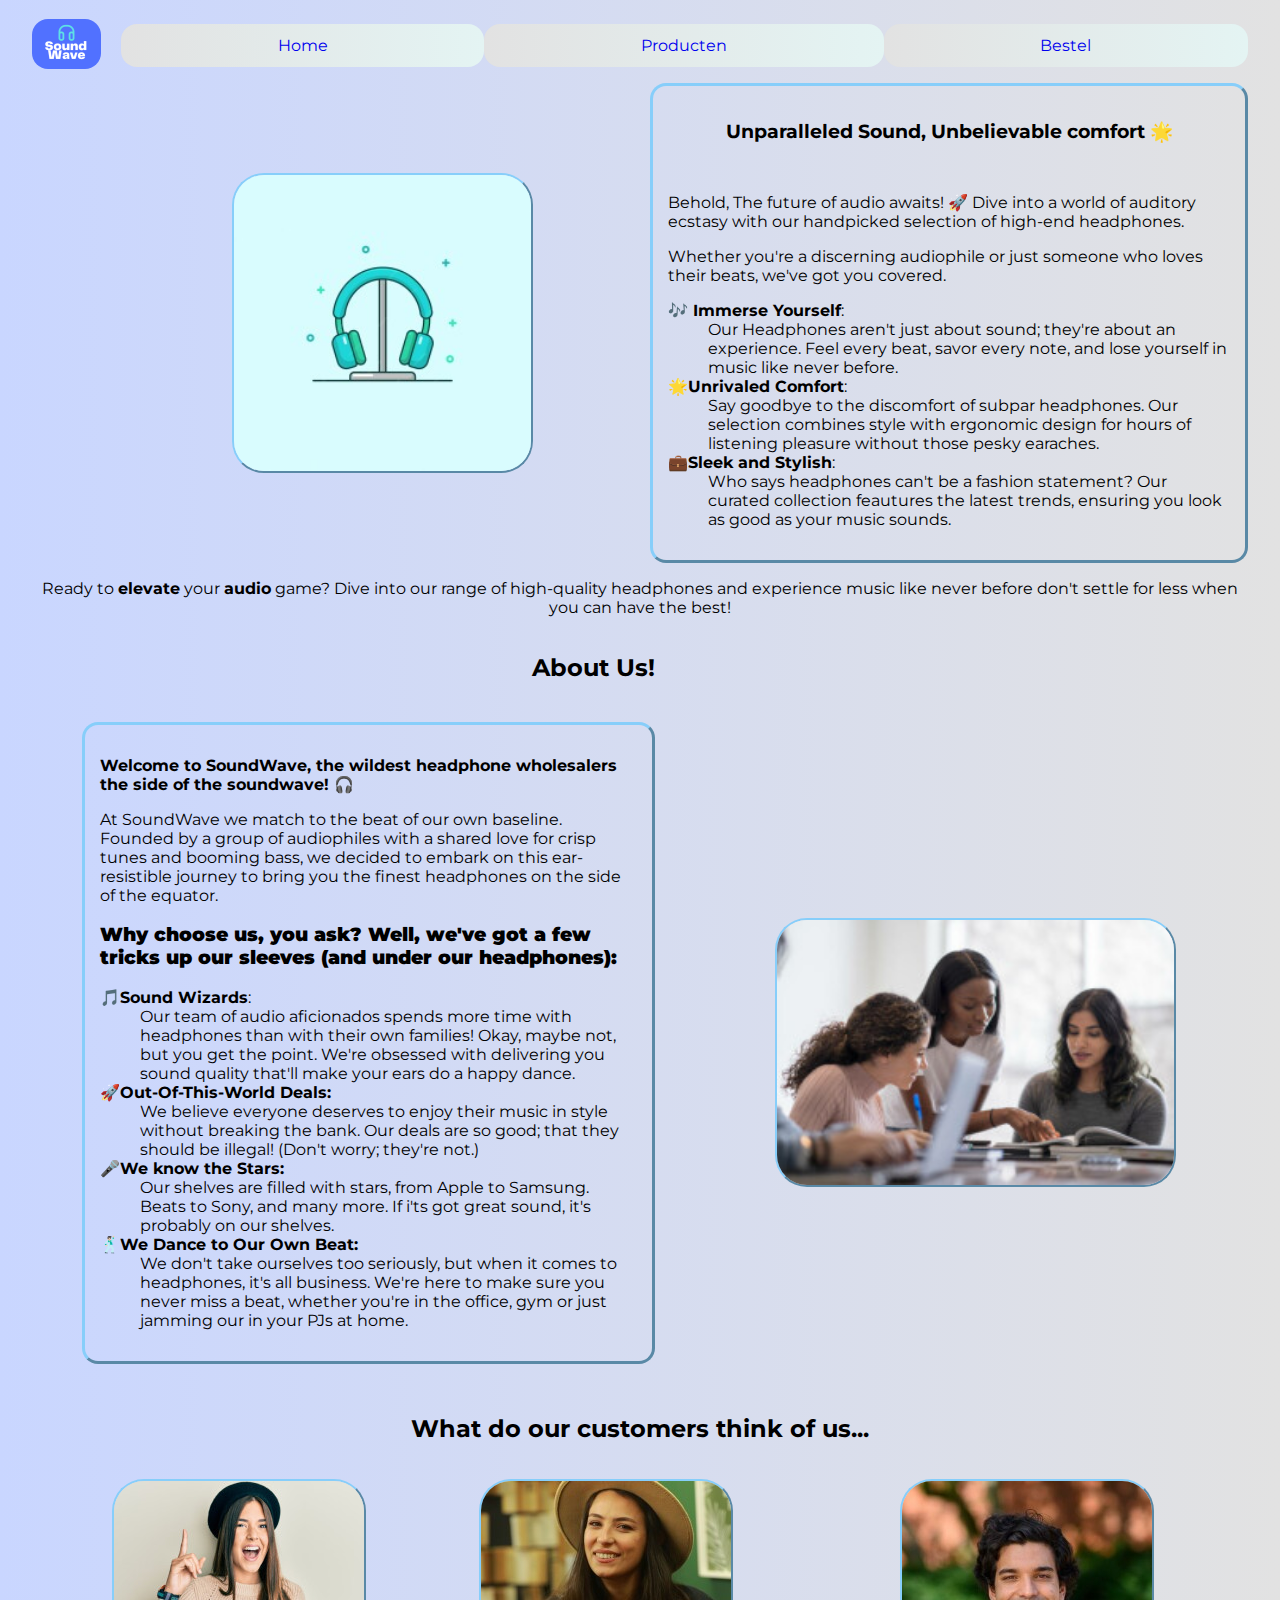
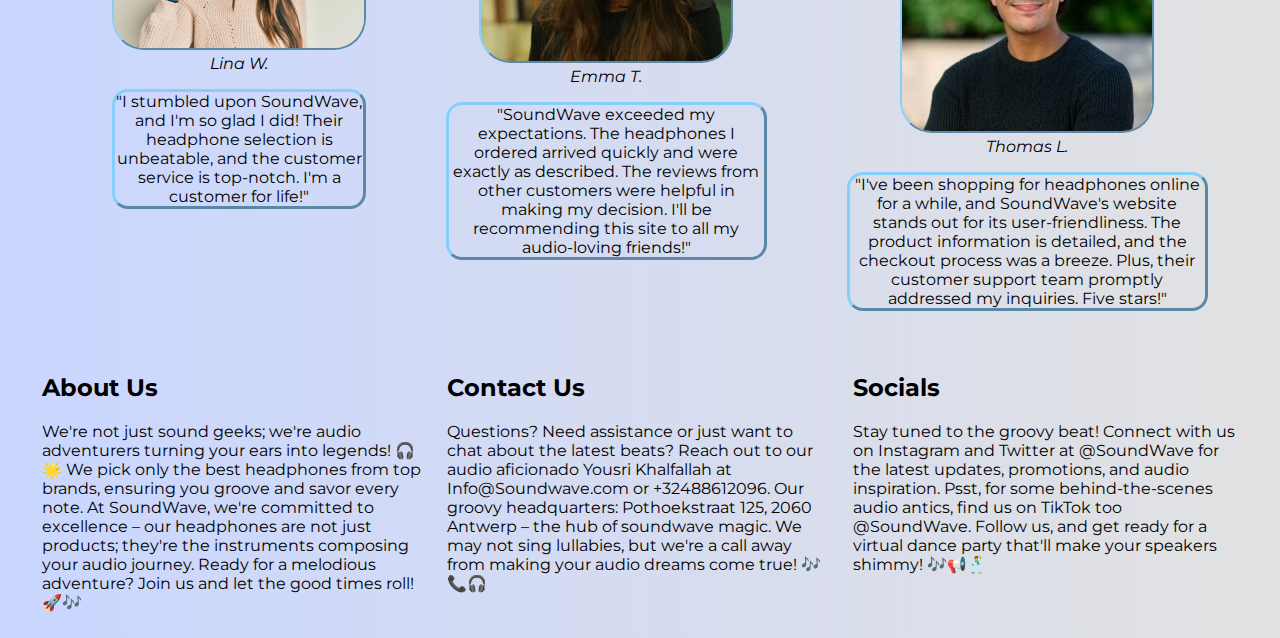
<file: index.html>
<!DOCTYPE html>
<html lang="en">
<head>
    <meta charset="UTF-8">
    <link rel="stylesheet" href="css/site.css">
    <link rel="stylesheet" href="css/index.css">
    <link href="https://fonts.googleapis.com/css2?family=Montserrat:wght@500&display=swap" rel="stylesheet">
    <link rel="icon" type="image/jpg" href="/media/HomepagePicture.jpg">
    <title>SoundWave</title>
</head>
<body>
<header>
    <h1 class="hiddenTitle">SoundWave</h1>
    <nav id="menu">
        <a href="#"> <img   class="logo" src="/media/Logo.png"  alt="Logo"   ></a>
        <h2 class="hiddenTitle">Menu</h2>
        <ul>
            <li><a href="#">Home</a></li>
            <li class="submenu">
                <a href="html/producten.html" title="This takes you to Products">Producten</a>
                <ul>
                    <li><a href="html/airpodsMax.html" title="This takes you to best seller! ">Best-Seller!</a></li>
                    <li><a href="html/beatsPro.html" title="This takes you to Top rated!">Top-Rated!</a></li>
                </ul>
            </li>

            <li><a href="html/bestel.html" title="This takes you to Order">Bestel</a></li>
        </ul>
    </nav>
</header>
<main>
    <section class="pageBody">
        <h2 class="hiddenTitle">Homepage</h2>
        <section class="page">
            <h3 class="hiddenTitle">HomepagePicture</h3>
        <img class="imgBorder" src="media/HomepagePicture.jpg" alt="SoundWave">
        </section>
        <section class=" textBorder paddingAround">
        <h3 class="textAlignCenter margeBottom">Unparalleled Sound, Unbelievable comfort 🌟</h3>
        <p>Behold, The future of audio awaits! 🚀 Dive into a world of auditory ecstasy with our handpicked selection of
            high-end headphones. </p>
        <p>Whether you're a discerning audiophile or just someone who loves their beats, we've got you covered.</p>
        <dl>
            <dt>🎶<strong> Immerse Yourself</strong>:</dt>
            <dd>Our Headphones aren't just about sound; they're about an experience. Feel every beat, savor every note,
                and lose yourself in music like never before.
            </dd>
            <dt>🌟<strong>Unrivaled Comfort</strong>:</dt>
            <dd>Say goodbye to the discomfort of subpar headphones. Our selection combines style with ergonomic design
                for hours of listening pleasure without those pesky earaches.
            </dd>
            <dt>💼<strong>Sleek and Stylish</strong>:</dt>
            <dd>Who says headphones can't be a fashion statement? Our curated collection feautures the latest trends,
                ensuring you look as good as your music sounds.</dd>
        </dl>
        </section>
    </section>
    <p class="textAlignCenter ">Ready to <strong>elevate</strong> your <strong>audio</strong> game? Dive into our range of high-quality
        headphones and experience music like never before don't settle for less when you can have the best!</p>
    <article class="pageBody margeBottom">
        <h2 >About Us!</h2>
        <section>
            <h3 class="hiddenTitle">Unplugged and unapologetic</h3>
        </section>
        <section class="textBorder paddingAround">
            <p><strong>Welcome to SoundWave, the wildest headphone wholesalers the side of the soundwave! </strong>🎧</p>
            <p>At SoundWave we match to the beat of our own baseline. Founded by a group of audiophiles with a shared
                love for crisp tunes and booming bass, we decided to embark on this ear-resistible journey to bring you
                the finest headphones on the side of the equator.</p>
            <h3><strong>Why choose us, you ask? Well, we've got a few tricks up our sleeves (and under our
                headphones):</strong></h3>
            <dl class="pageText">
                <dt>🎵<strong>Sound Wizards</strong>:</dt>
                <dd>Our team of audio aficionados spends more time with headphones than with their own families! Okay,
                    maybe not, but you get the point. We're obsessed with delivering you sound quality that'll make your
                    ears do a happy dance.
                </dd>
                <dt>🚀<strong>Out-Of-This-World Deals:</strong></dt>
                <dd>We believe everyone deserves to enjoy their music in style without breaking the bank. Our deals are
                    so good; that they should be illegal! (Don't worry; they're not.)
                </dd>
                <dt>🎤<strong>We know the Stars:</strong></dt>
                <dd>Our shelves are filled with stars, from Apple to Samsung. Beats to Sony, and many more. If i'ts got
                    great sound, it's probably on our shelves.
                </dd>
                <dt>🕺🏻<strong>We Dance to Our Own Beat:</strong></dt>
                <dd>We don't take ourselves too seriously, but when it comes to headphones, it's all business. We're
                    here to make sure you never miss a beat, whether you're in the office, gym or just jamming our in
                    your PJs at home.
                </dd>
            </dl>
        </section>
        <img class="page imgBorder "  src="/media/TheTeam.jpg" alt="The Team">
    </article>
    <aside>
        <h2 class="textAlignCenter">What do our customers think of us...</h2>
        <ul class="reviewBody">
            <li>
                <blockquote class="textAlignCenter">
                    <img class="imgBorder" src="/media/Lina-W.jpg" alt="Lina W.">
                    <footer><cite>Lina W.</cite></footer>
                    <p class="textBorder">"I stumbled upon SoundWave, and I'm so glad I did! Their headphone selection is unbeatable, and the customer
                        service is top-notch. I'm a customer for life!"</p>
                </blockquote>
            </li>
           <li>
               <blockquote class="textAlignCenter">
                   <img class="imgBorder " src="/media/Emma-T.jpg" alt="Emma T.">
                   <footer><cite>Emma T.</cite></footer>
                   <p class="textBorder">"SoundWave exceeded my expectations. The headphones I ordered arrived quickly and were exactly as described.
                       The reviews from other customers were helpful in making my decision. I'll be recommending this site to all
                       my audio-loving friends!"</p>
               </blockquote>
           </li>
            <li>
                <blockquote class="textAlignCenter">
                    <img class="imgBorder " src="/media/Thomas-I.jpg" alt="Thomas L.">
                    <footer><cite>Thomas L.</cite></footer>
                    <p class="textBorder">"I've been shopping for headphones online for a while, and SoundWave's website stands out for its
                        user-friendliness. The product information is detailed, and the checkout process was a breeze. Plus, their
                        customer support team promptly addressed my inquiries. Five stars!"</p>
                </blockquote>
            </li>
        </ul>
    </aside>

</main>

<footer>

    <section class="footer-item">

        <h2> About Us</h2>
        <p>
            We're not just sound geeks; we're audio adventurers turning your ears into legends! 🎧🌟
            We pick only the best headphones from top brands, ensuring you groove and savor every note. At SoundWave,
            we're committed to excellence – our headphones are not just products; they're the instruments composing your audio journey.
            Ready for a melodious adventure? Join us and let the good times roll! 🚀🎶
        </p>
    </section>
    <section class="footer-item">
        <h2>Contact Us</h2>
        <p>
            Questions? Need assistance or just want to chat about the latest beats? Reach out to our audio aficionado Yousri Khalfallah at Info@Soundwave.com or +32488612096.
            Our groovy headquarters: Pothoekstraat 125, 2060 Antwerp – the hub of soundwave magic.
            We may not sing lullabies, but we're a call away from making your audio dreams come true! 🎶📞🎧
        </p>
    </section>
    <section class="footer-item">
        <h2>Socials</h2>
        <p>
            Stay tuned to the groovy beat! Connect with us on Instagram and Twitter at @SoundWave for the latest updates, promotions, and audio inspiration. Psst, for some behind-the-scenes audio antics, find us on TikTok too @SoundWave. Follow us, and get ready for a virtual dance party that'll make your speakers shimmy! 🎶📢🕺
        </p>
    </section>
</footer>
</body>
</html>
</file>
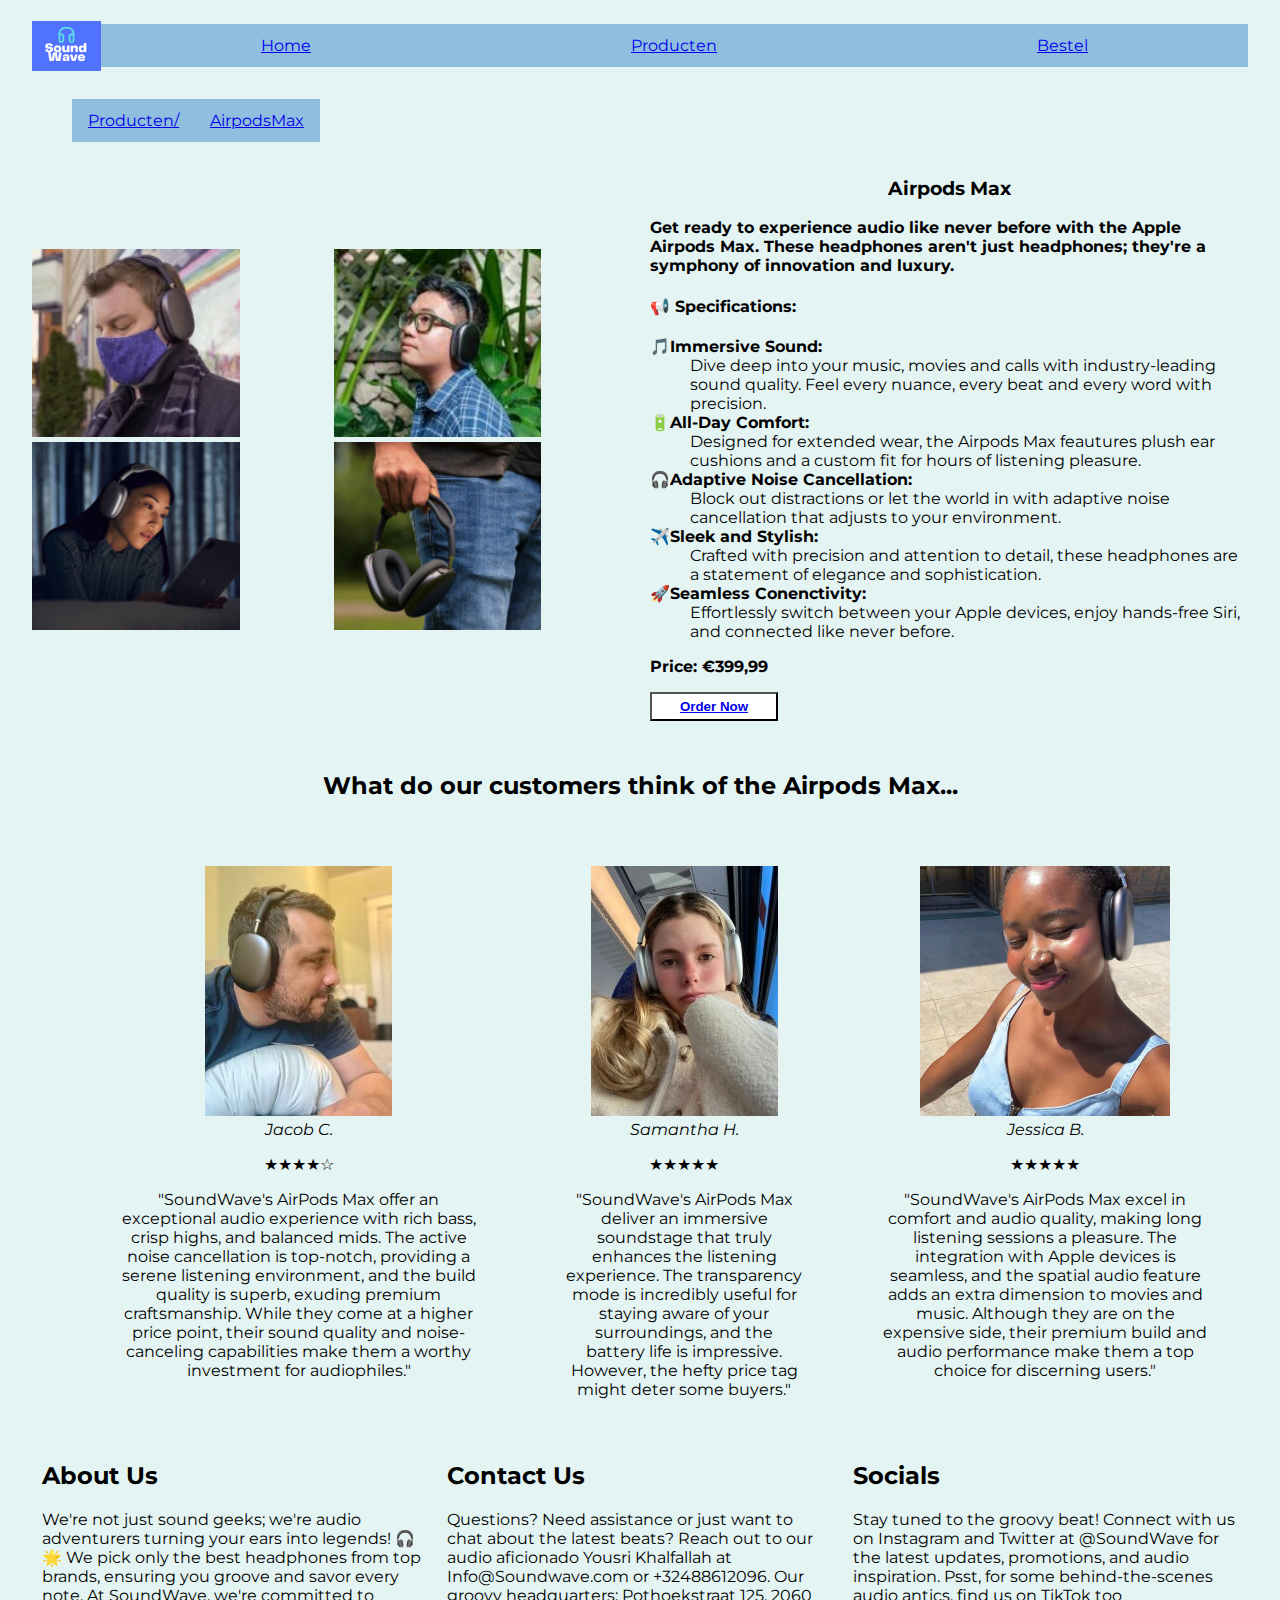
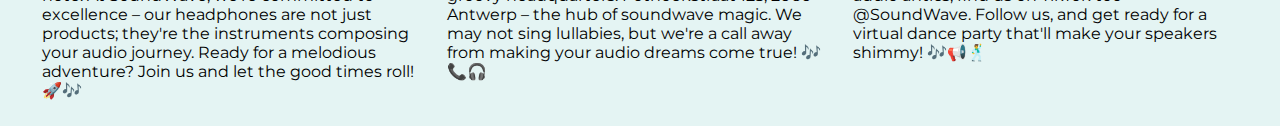
<file: html/AirpodsMax.html>
<!DOCTYPE html>
<html lang="en">
<head>
    <meta charset="UTF-8">
    <link rel="stylesheet" href="../css/Site.css">
    <link rel="stylesheet" href="../css/ProductDetail.css">
    <link href="https://fonts.googleapis.com/css2?family=Montserrat:wght@500&display=swap" rel="stylesheet">
    <title>Airpods Max</title>
</head>
<body>
<header>
    <h1 class="hiddenTitle">SoundWave</h1>
    <nav id="menu">
        <img src="/media/Logo.png" alt="Logo">
        <h2 class="hiddenTitle">Menu</h2>
        <ul>
            <li><a href="../index.html" title="This take you home">Home</a></li>
            <li class="submenu">
                <a href="Producten.html">Producten</a>
                <ul>
                    <li><a href="#" title="This takes you to best seller! ">Best-Seller!</a></li>
                    <li><a href="BeatsPro.html" title="This takes you to Top rated!">Top-Rated!</a></li>
                </ul>
            </li>
            <li><a href="Bestel.html" title="This take you to Order">Bestel</a></li>
        </ul>
    </nav>
    <section class="breadcrumbs">
        <h2 class="hiddenTitle">breadcrumbs</h2>
        <ol>
            <li><a href="Producten.html" title="Producten/">Producten/ </a></li>
            <li><a href="#" title="AirpodsMax"> AirpodsMax</a></li>
        </ol>
    </section>

</header>
<main>
    <section class="pageBody">
        <h2 class="hiddenTitle">Airpods Max Page</h2>
        <section class="page">
            <h3 class="hiddenTitle">Airpods Max pictures</h3>
            <img src="../media/AirpodsMax-1.jpg" alt="AirpodsMaxPic1">
            <img src="../media/AirpodsMax-2.jpg" alt="AirpodsMaxPic2">
            <img src="../media/AirpodsMax-3.jpg" alt="AirpodsMaxPic3">
            <img src="../media/AirpodsMax-4.jpg" alt="AirpodsMaxPic4">
        </section>
        <section class="pageText">
            <h3 class="textAlignCenter">Airpods Max</h3>
            <p><strong>Get ready to experience audio like never before with the Apple Airpods Max. These headphones
                aren't just headphones; they're a symphony of innovation and luxury.</strong></p>
            <section>
            <h4>📢 Specifications:</h4>
            <dl>
                <dt><strong>🎵Immersive Sound:</strong></dt>
                <dd>Dive deep into your music, movies and calls with industry-leading sound quality. Feel every nuance,
                    every beat and every word with precision.
                </dd>
                <dt><strong>🔋All-Day Comfort:</strong></dt>
                <dd>Designed for extended wear, the Airpods Max feautures plush ear cushions and a custom fit for hours
                    of listening pleasure.
                </dd>
                <dt><strong>🎧Adaptive Noise Cancellation:</strong></dt>
                <dd>Block out distractions or let the world in with adaptive noise cancellation that adjusts to your
                    environment.
                </dd>
                <dt><strong>✈️Sleek and Stylish:</strong></dt>
                <dd>Crafted with precision and attention to detail, these headphones are a statement of elegance and
                    sophistication.
                </dd>
                <dt><strong>🚀Seamless Conenctivity:</strong></dt>
                <dd>Effortlessly switch between your Apple devices, enjoy hands-free Siri, and connected like never
                    before.
                </dd>
            </dl>
            <p><strong>Price: €399,99</strong></p>
                <button type="submit"><a href="Bestel.html">Order Now</a></button>
            </section>
        </section>
    </section>
    <aside>
        <h2 class="textAlignCenter margeBottom">What do our customers think of the Airpods Max...</h2>
        <ul class="reviewBody">
            <li>
                <blockquote class="textAlignCenter">
                    <img src="/media/Jacob-C.jpg" alt="Jacob C.">
                    <footer><cite>Jacob C.</cite></footer>
                    <p>★★★★☆</p>
                    <p>"SoundWave's AirPods Max offer an exceptional audio experience with rich bass, crisp highs, and
                        balanced mids. The active noise cancellation is top-notch, providing a serene listening
                        environment, and the build quality is superb, exuding premium craftsmanship. While they come at
                        a higher price point, their sound quality and noise-canceling capabilities make them a worthy
                        investment for audiophiles."</p>
                </blockquote>
            </li>
            <li>
                <blockquote class="textAlignCenter">
                    <img src="/media/Samantha-H.jpg" alt="Samantha H.">
                    <footer><cite>Samantha H.</cite></footer>
                    <p>★★★★★</p>
                    <p>"SoundWave's AirPods Max deliver an immersive soundstage that truly enhances the listening
                        experience. The transparency mode is incredibly useful for staying aware of your surroundings,
                        and the battery life is impressive. However, the hefty price tag might deter some buyers."</p>
                </blockquote>
            </li>
            <li>
                <blockquote class="textAlignCenter">
                    <img src="/media/Jessica-B.jpg" alt="Jessica B.">
                    <footer><cite>Jessica B.</cite></footer>
                    <p>★★★★★</p>
                    <p>"SoundWave's AirPods Max excel in comfort and audio quality, making long listening sessions a
                        pleasure. The integration with Apple devices is seamless, and the spatial audio feature adds an
                        extra dimension to movies and music. Although they are on the expensive side, their premium
                        build and audio performance make them a top choice for discerning users."</p>
                </blockquote>
            </li>
        </ul>
    </aside>


</main>

<footer>
    <section class="footer-item">
        <h2>About Us</h2>
        <p>
            We're not just sound geeks; we're audio adventurers turning your ears into legends! 🎧🌟
            We pick only the best headphones from top brands, ensuring you groove and savor every note. At SoundWave,
            we're committed to excellence – our headphones are not just products; they're the instruments composing your audio journey.
            Ready for a melodious adventure? Join us and let the good times roll! 🚀🎶
        </p>
    </section>

    <section class="footer-item">
        <h2>Contact Us</h2>
        <p>
            Questions? Need assistance or just want to chat about the latest beats? Reach out to our audio aficionado Yousri Khalfallah at Info@Soundwave.com or +32488612096.
            Our groovy headquarters: Pothoekstraat 125, 2060 Antwerp – the hub of soundwave magic.
            We may not sing lullabies, but we're a call away from making your audio dreams come true! 🎶📞🎧
        </p>
    </section>
    <section class="footer-item">
        <h2>Socials</h2>
        <p>
            Stay tuned to the groovy beat! Connect with us on Instagram and Twitter at @SoundWave for the latest
            updates, promotions, and audio inspiration. Psst, for some behind-the-scenes audio antics, find us on TikTok
            too @SoundWave. Follow us, and get ready for a virtual dance party that'll make your speakers shimmy! 🎶📢🕺
        </p>
    </section>
</footer>
</body>
</html>
</file>
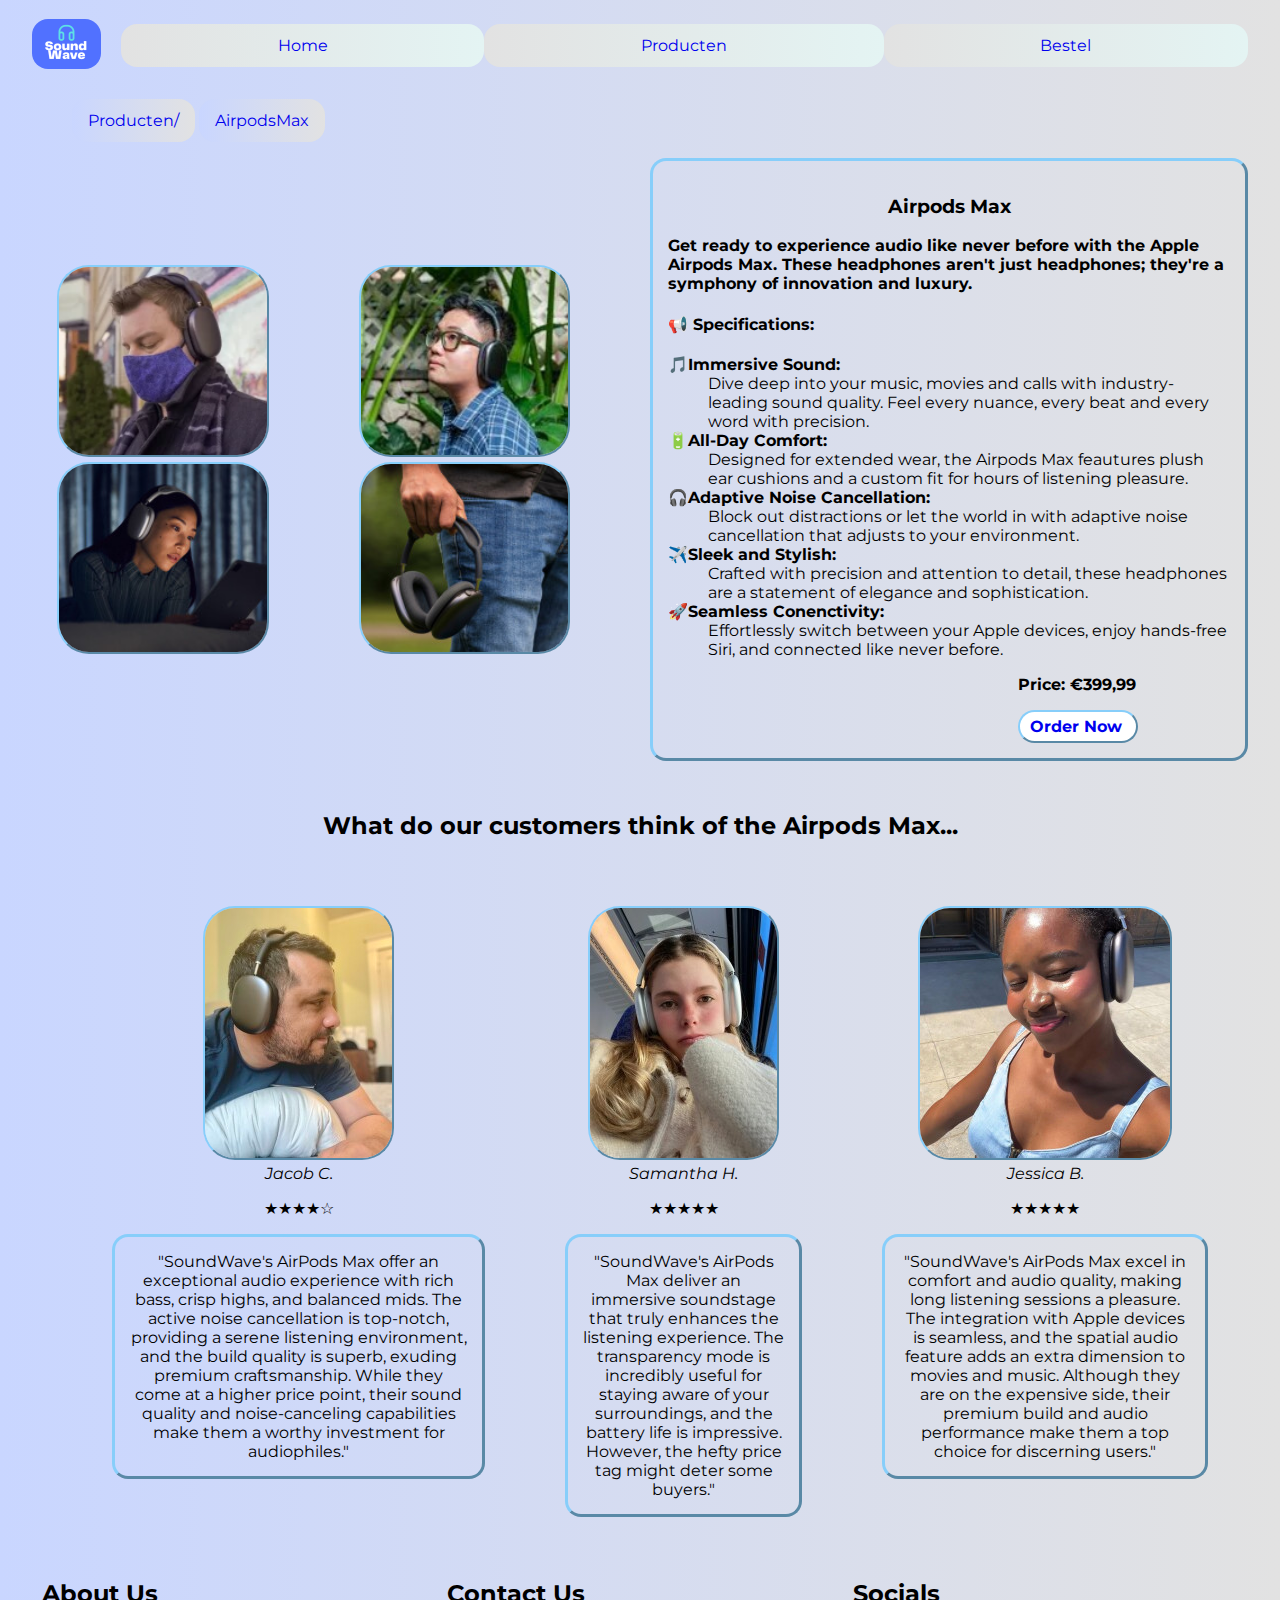
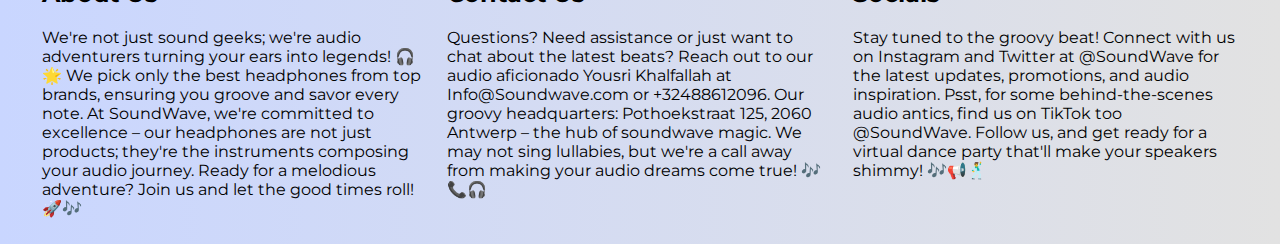
<file: html/airpodsMax.html>
<!DOCTYPE html>
<html lang="en">
<head>
    <meta charset="UTF-8">
    <link rel="stylesheet" href="../css/site.css">
    <link rel="stylesheet" href="../css/productDetail.css">
    <link href="https://fonts.googleapis.com/css2?family=Montserrat:wght@500&display=swap" rel="stylesheet">
    <link rel="icon" type="image/jpg" href="/media/HomepagePicture.jpg">

    <title>Airpods Max</title>
</head>
<body>
<header>
    <h1 class="hiddenTitle">SoundWave</h1>
    <nav id="menu">
        <a href="../index.html"> <img   class="logo" src="/media/Logo.png"  alt="Logo"   ></a>
        <h2 class="hiddenTitle">Menu</h2>
        <ul>
            <li><a href="../index.html" title="This take you home">Home</a></li>
            <li class="submenu">
                <a href="producten.html">Producten</a>
                <ul>
                    <li><a href="#" title="This takes you to best seller! ">Best-Seller!</a></li>
                    <li><a href="beatsPro.html" title="This takes you to Top rated!">Top-Rated!</a></li>
                </ul>
            </li>
            <li><a href="bestel.html" title="This take you to Order">Bestel</a></li>
        </ul>
    </nav>
    <section class="breadcrumbs">
        <h2 class="hiddenTitle">breadcrumbs</h2>
        <ol>
            <li><a href="producten.html" title="Producten/">Producten/ </a></li>
            <li><a href="#" title="AirpodsMax"> AirpodsMax</a></li>
        </ol>
    </section>

</header>
<main>
    <section class="pageBody">
        <h2 class="hiddenTitle">Airpods Max Page</h2>
        <section class="page">
            <h3 class="hiddenTitle">Airpods Max pictures</h3>
            <img src="../media/AirpodsMax-1.jpg" alt="AirpodsMaxPic1">
            <img src="../media/AirpodsMax-2.jpg" alt="AirpodsMaxPic2">
            <img src="../media/AirpodsMax-3.jpg" alt="AirpodsMaxPic3">
            <img src="../media/AirpodsMax-4.jpg" alt="AirpodsMaxPic4">
        </section>
        <section class="pageText textBorder paddingAround">
            <h3 class="textAlignCenter">Airpods Max</h3>
            <p><strong>Get ready to experience audio like never before with the Apple Airpods Max. These headphones
                aren't just headphones; they're a symphony of innovation and luxury.</strong></p>
            <section >
            <h4>📢 Specifications:</h4>
            <dl>
                <dt><strong>🎵Immersive Sound:</strong></dt>
                <dd>Dive deep into your music, movies and calls with industry-leading sound quality. Feel every nuance,
                    every beat and every word with precision.
                </dd>
                <dt><strong>🔋All-Day Comfort:</strong></dt>
                <dd>Designed for extended wear, the Airpods Max feautures plush ear cushions and a custom fit for hours
                    of listening pleasure.
                </dd>
                <dt><strong>🎧Adaptive Noise Cancellation:</strong></dt>
                <dd>Block out distractions or let the world in with adaptive noise cancellation that adjusts to your
                    environment.
                </dd>
                <dt><strong>✈️Sleek and Stylish:</strong></dt>
                <dd>Crafted with precision and attention to detail, these headphones are a statement of elegance and
                    sophistication.
                </dd>
                <dt><strong>🚀Seamless Conenctivity:</strong></dt>
                <dd>Effortlessly switch between your Apple devices, enjoy hands-free Siri, and connected like never
                    before.
                </dd>
            </dl>
            <p class="ancer"><strong>Price: €399,99</strong></p>
                <div class="ancer">
                    <a href="bestel.html?product=airpodsmax">Order Now</a>
                </div>
            </section>
        </section>
    </section>
    <aside>
        <h2 class="textAlignCenter margeBottom">What do our customers think of the Airpods Max...</h2>
        <ul class="reviewBody">
            <li>
                <blockquote class="textAlignCenter">
                    <img class="imgBorder" src="/media/Jacob-C.jpg" alt="Jacob C.">
                    <footer><cite>Jacob C.</cite></footer>
                    <p>★★★★☆</p>
                    <p class="textBorder paddingAround">"SoundWave's AirPods Max offer an exceptional audio experience with rich bass, crisp highs, and
                        balanced mids. The active noise cancellation is top-notch, providing a serene listening
                        environment, and the build quality is superb, exuding premium craftsmanship. While they come at
                        a higher price point, their sound quality and noise-canceling capabilities make them a worthy
                        investment for audiophiles."</p>
                </blockquote>
            </li>
            <li>
                <blockquote class="textAlignCenter">
                    <img class="imgBorder" src="/media/Samantha-H.jpg" alt="Samantha H.">
                    <footer><cite>Samantha H.</cite></footer>
                    <p>★★★★★</p>
                    <p class="textBorder paddingAround">"SoundWave's AirPods Max deliver an immersive soundstage that truly enhances the listening
                        experience. The transparency mode is incredibly useful for staying aware of your surroundings,
                        and the battery life is impressive. However, the hefty price tag might deter some buyers."</p>
                </blockquote>
            </li>
            <li>
                <blockquote class="textAlignCenter">
                    <img class="imgBorder" src="/media/Jessica-B.jpg" alt="Jessica B.">
                    <footer><cite>Jessica B.</cite></footer>
                    <p>★★★★★</p>
                    <p class="textBorder paddingAround">"SoundWave's AirPods Max excel in comfort and audio quality, making long listening sessions a
                        pleasure. The integration with Apple devices is seamless, and the spatial audio feature adds an
                        extra dimension to movies and music. Although they are on the expensive side, their premium
                        build and audio performance make them a top choice for discerning users."</p>
                </blockquote>
            </li>
        </ul>
    </aside>


</main>

<footer>
    <section class="footer-item">
        <h2>About Us</h2>
        <p>
            We're not just sound geeks; we're audio adventurers turning your ears into legends! 🎧🌟
            We pick only the best headphones from top brands, ensuring you groove and savor every note. At SoundWave,
            we're committed to excellence – our headphones are not just products; they're the instruments composing your audio journey.
            Ready for a melodious adventure? Join us and let the good times roll! 🚀🎶
        </p>
    </section>

    <section class="footer-item">
        <h2>Contact Us</h2>
        <p>
            Questions? Need assistance or just want to chat about the latest beats? Reach out to our audio aficionado Yousri Khalfallah at Info@Soundwave.com or +32488612096.
            Our groovy headquarters: Pothoekstraat 125, 2060 Antwerp – the hub of soundwave magic.
            We may not sing lullabies, but we're a call away from making your audio dreams come true! 🎶📞🎧
        </p>
    </section>
    <section class="footer-item">
        <h2>Socials</h2>
        <p>
            Stay tuned to the groovy beat! Connect with us on Instagram and Twitter at @SoundWave for the latest
            updates, promotions, and audio inspiration. Psst, for some behind-the-scenes audio antics, find us on TikTok
            too @SoundWave. Follow us, and get ready for a virtual dance party that'll make your speakers shimmy! 🎶📢🕺
        </p>
    </section>
</footer>
</body>
</html>
</file>
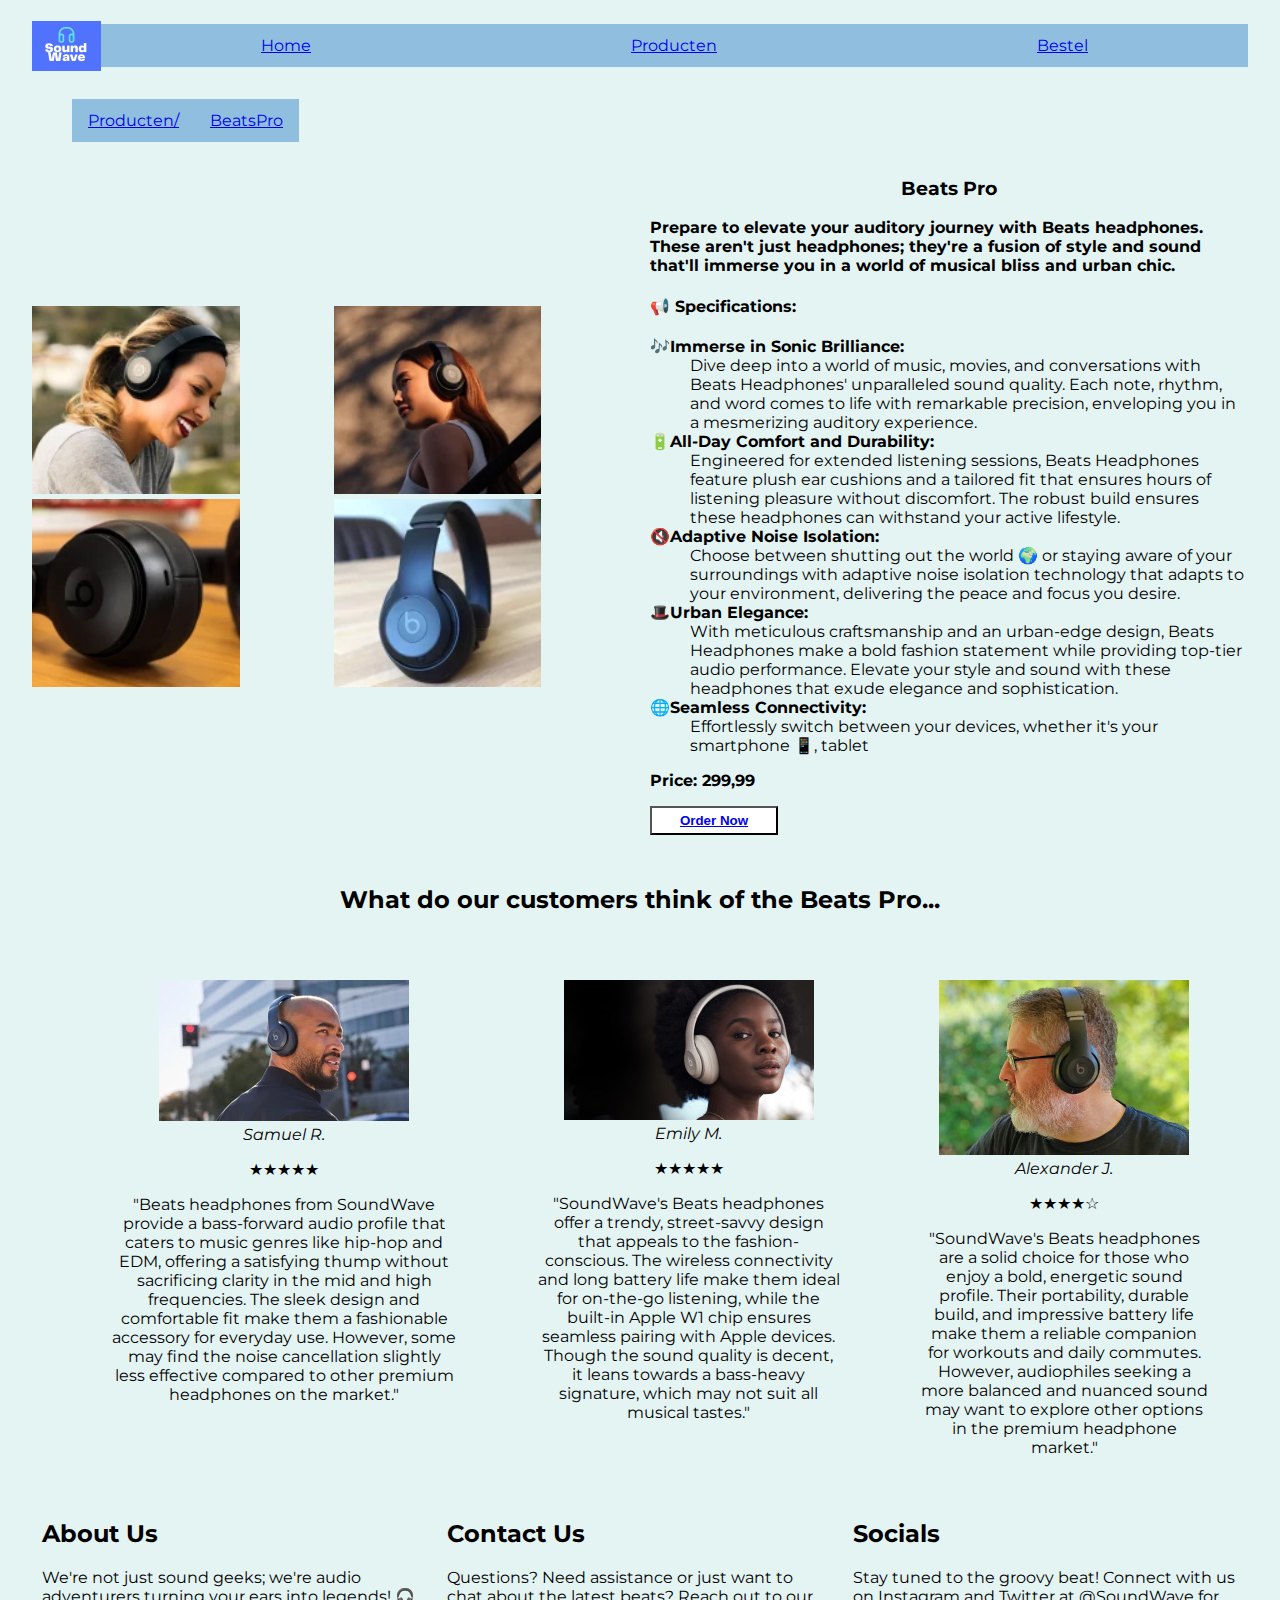
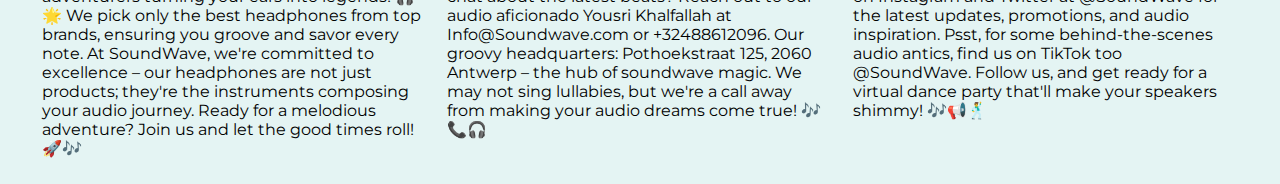
<file: html/BeatsPro.html>
<!DOCTYPE html>
<html lang="en">
<head>
    <meta charset="UTF-8">
    <link rel="stylesheet" href="../css/Site.css">
    <link rel="stylesheet" href="../css/ProductDetail.css">
    <link href="https://fonts.googleapis.com/css2?family=Montserrat:wght@500&display=swap" rel="stylesheet">
    <title>BeatsPro</title>
</head>
<body>
<header>
    <h1 class="hiddenTitle">SoundWave</h1>
    <nav id="menu">
        <img src="/media/Logo.png" alt="Logo">
        <h2 class="hiddenTitle">Menu</h2>
        <ul>
            <li><a href="../index.html" title="This take you home">Home</a></li>
            <li class="submenu">
                <a href="Producten.html">Producten</a>
                <ul>
                    <li><a href="AirpodsMax.html" title="This takes you to best seller! ">Best-Seller!</a></li>
                    <li><a href="#" title="This takes you to Top rated!">Top-Rated!</a></li>
                </ul>
            </li>
            <li><a href="Bestel.html" title="This take you to Order">Bestel</a></li>
        </ul>
    </nav>
    <section class="breadcrumbs">
        <h2 class="hiddenTitle">breadcrumbs</h2>
        <ol>
            <li><a href="Producten.html" title="Producten/">Producten/</a></li>
            <li><a href="#" title="BeatsPro">BeatsPro</a></li>
        </ol>
    </section>
</header>
<main>
    <section class="pageBody">
        <h2 class="hiddenTitle">BeatsPro Page</h2>
        <section class="page">
            <h3 class="hiddenTitle">BeatPro Pictures</h3>
        <img src="../media/BeatPro-4.jpg" alt="BeatsProPic1">
        <img src="../media/BeatsPic-1.jpeg" alt="BeatsProPic2">
        <img src="../media/BeatsPic-2.jpeg" alt="BeatsProPic3">
        <img src="../media/BeatsPic-3.jpeg" alt="BeatsProPic4">
        </section>
        <section class="pageText">
            <h3 class="textAlignCenter">Beats Pro</h3>
            <p><strong>Prepare to elevate your auditory journey with Beats headphones. These aren't just headphones; they're
                a fusion of style and sound that'll immerse you in a world of musical bliss and urban chic.</strong></p>
            <section>
            <h4>📢 Specifications:</h4>
            <dl>
                <dt><strong>🎶Immerse in Sonic Brilliance:</strong></dt>
                <dd>Dive deep into a world of music, movies, and conversations with Beats Headphones' unparalleled sound
                    quality. Each note, rhythm, and word comes to life with remarkable precision, enveloping you in a
                    mesmerizing auditory experience.
                </dd>
                <dt><strong>🔋All-Day Comfort and Durability:</strong></dt>
                <dd>Engineered for extended listening sessions, Beats Headphones feature plush ear cushions and a tailored
                    fit that ensures hours of listening pleasure without discomfort. The robust build ensures these
                    headphones can withstand your active lifestyle.
                </dd>
                <dt><strong>🔇Adaptive Noise Isolation:</strong></dt>
                <dd>Choose between shutting out the world 🌍 or staying aware of your surroundings with adaptive noise
                    isolation technology that adapts to your environment, delivering the peace and focus you desire.
                </dd>
                <dt><strong>🎩Urban Elegance:</strong></dt>
                <dd>With meticulous craftsmanship and an urban-edge design, Beats Headphones make a bold fashion statement
                    while providing top-tier audio performance. Elevate your style and sound with these headphones that
                    exude elegance and sophistication.
                </dd>
                <dt><strong>🌐Seamless Connectivity:</strong></dt>
                <dd>Effortlessly switch between your devices, whether it's your smartphone 📱, tablet</dd>
            </dl>
            <p><strong>Price: 299,99</strong></p>
                <button type="submit"><a href="Bestel.html">Order Now</a></button>
            </section>
        </section>
    </section>
        <aside>
            <h2 class="textAlignCenter margeBottom">What do our customers think of the Beats Pro...</h2>
            <ul class="reviewBody">
                <li>
                    <blockquote class="textAlignCenter">
                        <img src="/media/Samuel-R.jpeg" alt="Samuel R.">
                        <footer><cite>Samuel R.</cite></footer>
                        <p>★★★★★</p>
                        <p>"Beats headphones from SoundWave provide a bass-forward audio profile that caters to music genres like
                            hip-hop and EDM, offering a satisfying thump without sacrificing clarity in the mid and high frequencies.
                            The sleek design and comfortable fit make them a fashionable accessory for everyday use. However, some may
                            find the noise cancellation slightly less effective compared to other premium headphones on the market."</p>

                    </blockquote>
                </li>
                <li>
                    <blockquote class="textAlignCenter">
                        <img src="/media/Emily-M.jpg" alt="Emily M.">
                        <footer><cite>Emily M.</cite></footer>
                        <p>★★★★★</p>
                        <p>"SoundWave's Beats headphones offer a trendy, street-savvy design that appeals to the fashion-conscious. The
                            wireless connectivity and long battery life make them ideal for on-the-go listening, while the built-in
                            Apple W1 chip ensures seamless pairing with Apple devices. Though the sound quality is decent, it leans
                            towards a bass-heavy signature, which may not suit all musical tastes."</p>

                    </blockquote>
                </li>
                <li>
                    <blockquote class="textAlignCenter">
                        <img src="/media/Alexander-J.jpg" alt="Alexander J.">
                        <footer><cite>Alexander J.</cite></footer>
                        <p>★★★★☆</p>
                        <p>"SoundWave's Beats headphones are a solid choice for those who enjoy a bold, energetic sound profile. Their
                            portability, durable build, and impressive battery life make them a reliable companion for workouts and
                            daily commutes. However, audiophiles seeking a more balanced and nuanced sound may want to explore other
                            options in the premium headphone market."</p>
                    </blockquote>
                </li>
            </ul>
        </aside>
</main>
<footer>
    <section class="footer-item">
        <h2>About Us</h2>
        <p>
            We're not just sound geeks; we're audio adventurers turning your ears into legends! 🎧🌟
            We pick only the best headphones from top brands, ensuring you groove and savor every note. At SoundWave,
            we're committed to excellence – our headphones are not just products; they're the instruments composing your audio journey.
            Ready for a melodious adventure? Join us and let the good times roll! 🚀🎶
        </p>
    </section>
    <section class="footer-item">
        <h2>Contact Us</h2>
        <p>
            Questions? Need assistance or just want to chat about the latest beats? Reach out to our audio aficionado Yousri Khalfallah at Info@Soundwave.com or +32488612096.
            Our groovy headquarters: Pothoekstraat 125, 2060 Antwerp – the hub of soundwave magic.
            We may not sing lullabies, but we're a call away from making your audio dreams come true! 🎶📞🎧
        </p>
    </section>
    <section class="footer-item">
        <h2>Socials</h2>
        <p>
            Stay tuned to the groovy beat! Connect with us on Instagram and Twitter at @SoundWave for the latest updates, promotions, and audio inspiration. Psst, for some behind-the-scenes audio antics, find us on TikTok too @SoundWave. Follow us, and get ready for a virtual dance party that'll make your speakers shimmy! 🎶📢🕺
        </p>
    </section>

</footer>
</body>
</html>
</file>
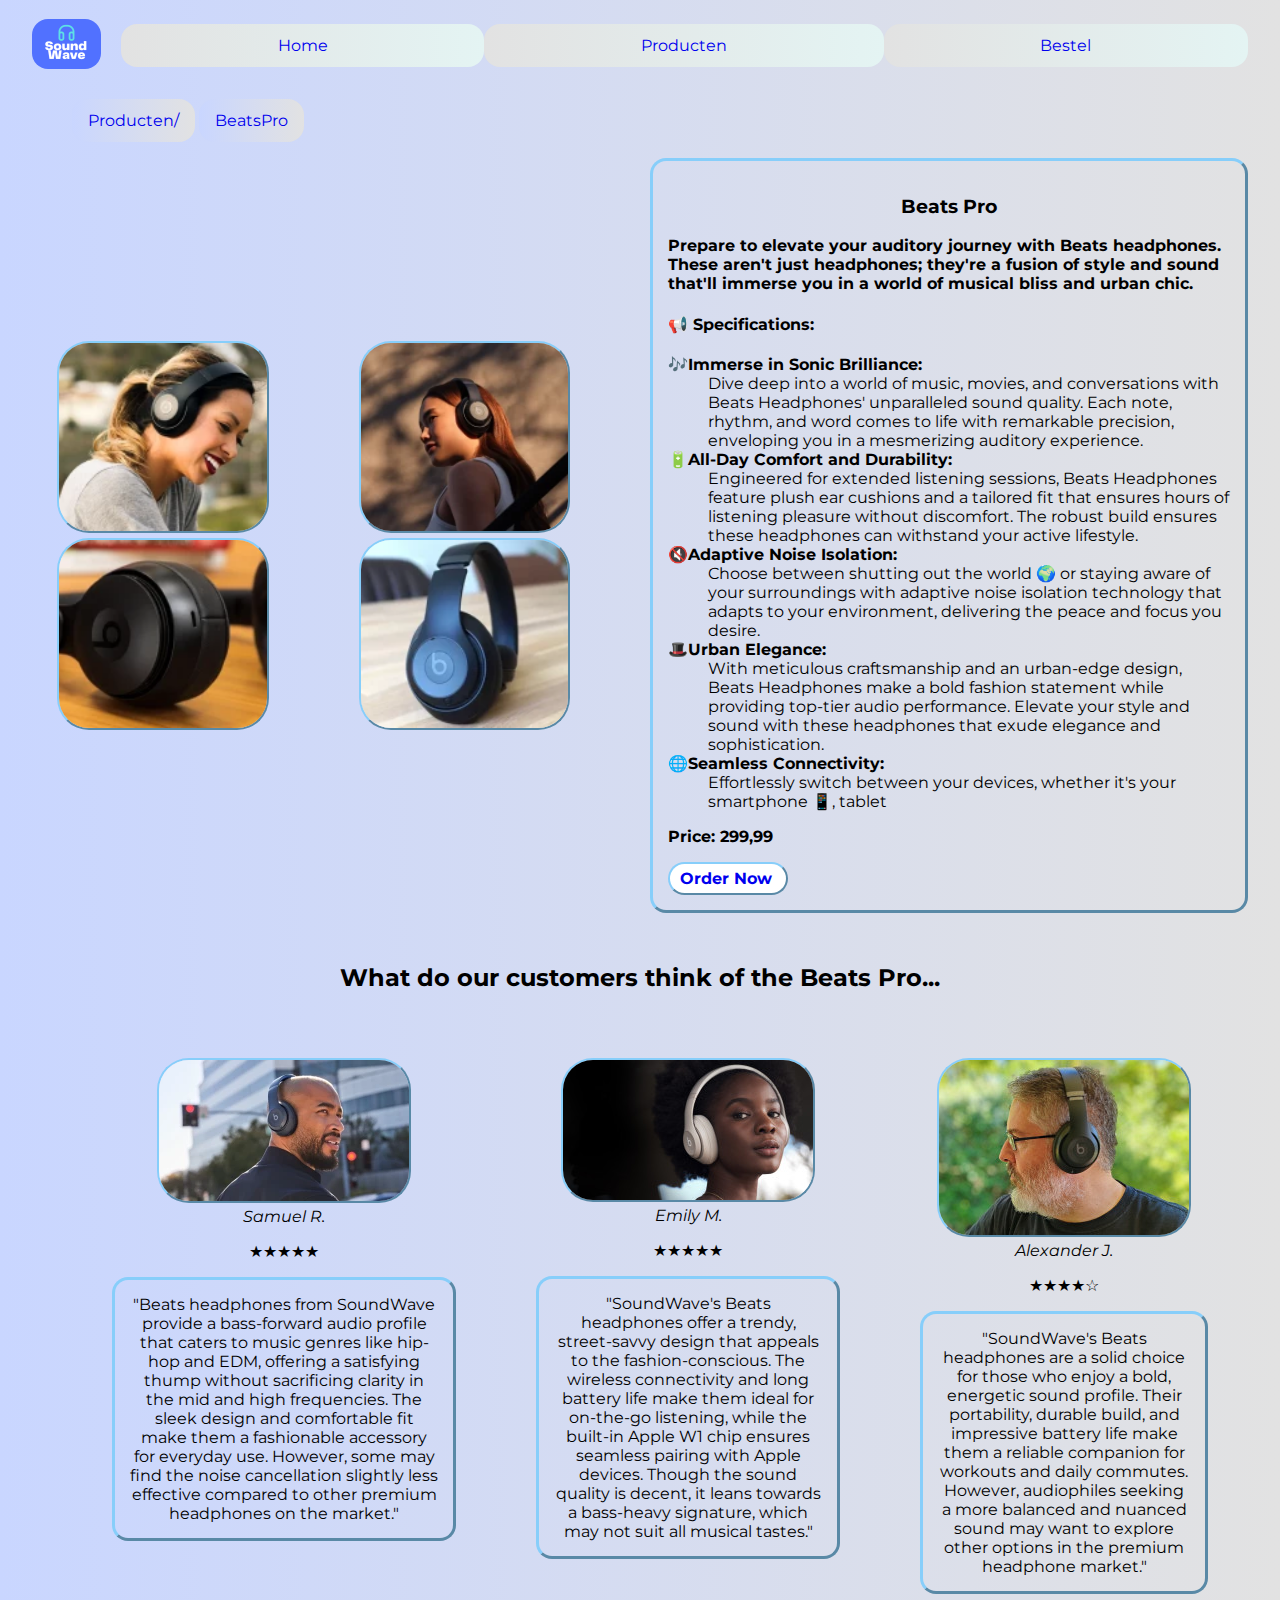
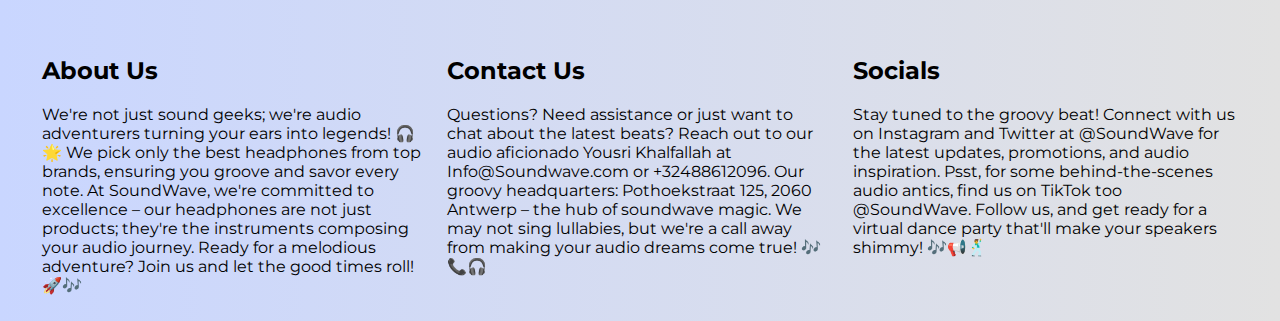
<file: html/beatsPro.html>
<!DOCTYPE html>
<html lang="en">
<head>
    <meta charset="UTF-8">
    <link rel="stylesheet" href="../css/site.css">
    <link rel="stylesheet" href="../css/productDetail.css">
    <link href="https://fonts.googleapis.com/css2?family=Montserrat:wght@500&display=swap" rel="stylesheet">
    <link rel="icon" type="image/jpg" href="/media/HomepagePicture.jpg">

    <title>BeatsPro</title>
</head>
<body>
<header>
    <h1 class="hiddenTitle">SoundWave</h1>
    <nav id="menu">
        <a href="../index.html"> <img   class="logo" src="/media/Logo.png"  alt="Logo"   ></a>
        <h2 class="hiddenTitle">Menu</h2>
        <ul>
            <li><a href="../index.html" title="This take you home">Home</a></li>
            <li class="submenu">
                <a href="producten.html">Producten</a>
                <ul>
                    <li><a href="airpodsMax.html" title="This takes you to best seller! ">Best-Seller!</a></li>
                    <li><a href="#" title="This takes you to Top rated!">Top-Rated!</a></li>
                </ul>
            </li>
            <li><a href="bestel.html" title="This take you to Order">Bestel</a></li>
        </ul>
    </nav>
    <section class="breadcrumbs">
        <h2 class="hiddenTitle">breadcrumbs</h2>
        <ol>
            <li><a href="producten.html" title="Producten/">Producten/</a></li>
            <li><a href="#" title="BeatsPro">BeatsPro</a></li>
        </ol>
    </section>
</header>
<main>
    <section class="pageBody">
        <h2 class="hiddenTitle">BeatsPro Page</h2>
        <section class="page">
            <h3 class="hiddenTitle">BeatPro Pictures</h3>
        <img src="../media/BeatPro-4.jpg" alt="BeatsProPic1">
        <img src="../media/BeatsPic-1.jpeg" alt="BeatsProPic2">
        <img src="../media/BeatsPic-2.jpeg" alt="BeatsProPic3">
        <img src="../media/BeatsPic-3.jpeg" alt="BeatsProPic4">
        </section>
        <section class="pageText textBorder paddingAround">
            <h3 class="textAlignCenter">Beats Pro</h3>
            <p><strong>Prepare to elevate your auditory journey with Beats headphones. These aren't just headphones; they're
                a fusion of style and sound that'll immerse you in a world of musical bliss and urban chic.</strong></p>
            <section>
            <h4>📢 Specifications:</h4>
            <dl>
                <dt><strong>🎶Immerse in Sonic Brilliance:</strong></dt>
                <dd>Dive deep into a world of music, movies, and conversations with Beats Headphones' unparalleled sound
                    quality. Each note, rhythm, and word comes to life with remarkable precision, enveloping you in a
                    mesmerizing auditory experience.
                </dd>
                <dt><strong>🔋All-Day Comfort and Durability:</strong></dt>
                <dd>Engineered for extended listening sessions, Beats Headphones feature plush ear cushions and a tailored
                    fit that ensures hours of listening pleasure without discomfort. The robust build ensures these
                    headphones can withstand your active lifestyle.
                </dd>
                <dt><strong>🔇Adaptive Noise Isolation:</strong></dt>
                <dd>Choose between shutting out the world 🌍 or staying aware of your surroundings with adaptive noise
                    isolation technology that adapts to your environment, delivering the peace and focus you desire.
                </dd>
                <dt><strong>🎩Urban Elegance:</strong></dt>
                <dd>With meticulous craftsmanship and an urban-edge design, Beats Headphones make a bold fashion statement
                    while providing top-tier audio performance. Elevate your style and sound with these headphones that
                    exude elegance and sophistication.
                </dd>
                <dt><strong>🌐Seamless Connectivity:</strong></dt>
                <dd>Effortlessly switch between your devices, whether it's your smartphone 📱, tablet</dd>
            </dl>
            <p><strong>Price: 299,99</strong></p>
                <div>
                    <a href="bestel.html?product=beatspro">Order Now</a>
                </div>
            </section>
        </section>
    </section>
        <aside>
            <h2 class="textAlignCenter margeBottom">What do our customers think of the Beats Pro...</h2>
            <ul class="reviewBody">
                <li>
                    <blockquote class="textAlignCenter">
                        <img class="imgBorder" src="/media/Samuel-R.jpeg" alt="Samuel R.">
                        <footer><cite>Samuel R.</cite></footer>
                        <p>★★★★★</p>
                        <p class="textBorder paddingAround">"Beats headphones from SoundWave provide a bass-forward audio profile that caters to music genres like
                            hip-hop and EDM, offering a satisfying thump without sacrificing clarity in the mid and high frequencies.
                            The sleek design and comfortable fit make them a fashionable accessory for everyday use. However, some may
                            find the noise cancellation slightly less effective compared to other premium headphones on the market."</p>

                    </blockquote>
                </li>
                <li>
                    <blockquote class="textAlignCenter">
                        <img class="imgBorder" src="/media/Emily-M.jpg" alt="Emily M.">
                        <footer><cite>Emily M.</cite></footer>
                        <p>★★★★★</p>
                        <p class="textBorder paddingAround">"SoundWave's Beats headphones offer a trendy, street-savvy design that appeals to the fashion-conscious. The
                            wireless connectivity and long battery life make them ideal for on-the-go listening, while the built-in
                            Apple W1 chip ensures seamless pairing with Apple devices. Though the sound quality is decent, it leans
                            towards a bass-heavy signature, which may not suit all musical tastes."</p>

                    </blockquote>
                </li>
                <li>
                    <blockquote class="textAlignCenter">
                        <img class="imgBorder" src="/media/Alexander-J.jpg" alt="Alexander J.">
                        <footer><cite>Alexander J.</cite></footer>
                        <p>★★★★☆</p>
                        <p class="textBorder paddingAround">"SoundWave's Beats headphones are a solid choice for those who enjoy a bold, energetic sound profile. Their
                            portability, durable build, and impressive battery life make them a reliable companion for workouts and
                            daily commutes. However, audiophiles seeking a more balanced and nuanced sound may want to explore other
                            options in the premium headphone market."</p>
                    </blockquote>
                </li>
            </ul>
        </aside>
</main>
<footer>
    <section class="footer-item">
        <h2>About Us</h2>
        <p>
            We're not just sound geeks; we're audio adventurers turning your ears into legends! 🎧🌟
            We pick only the best headphones from top brands, ensuring you groove and savor every note. At SoundWave,
            we're committed to excellence – our headphones are not just products; they're the instruments composing your audio journey.
            Ready for a melodious adventure? Join us and let the good times roll! 🚀🎶
        </p>
    </section>
    <section class="footer-item">
        <h2>Contact Us</h2>
        <p>
            Questions? Need assistance or just want to chat about the latest beats? Reach out to our audio aficionado Yousri Khalfallah at Info@Soundwave.com or +32488612096.
            Our groovy headquarters: Pothoekstraat 125, 2060 Antwerp – the hub of soundwave magic.
            We may not sing lullabies, but we're a call away from making your audio dreams come true! 🎶📞🎧
        </p>
    </section>
    <section class="footer-item">
        <h2>Socials</h2>
        <p>
            Stay tuned to the groovy beat! Connect with us on Instagram and Twitter at @SoundWave for the latest updates, promotions, and audio inspiration. Psst, for some behind-the-scenes audio antics, find us on TikTok too @SoundWave. Follow us, and get ready for a virtual dance party that'll make your speakers shimmy! 🎶📢🕺
        </p>
    </section>

</footer>
</body>
</html>
</file>
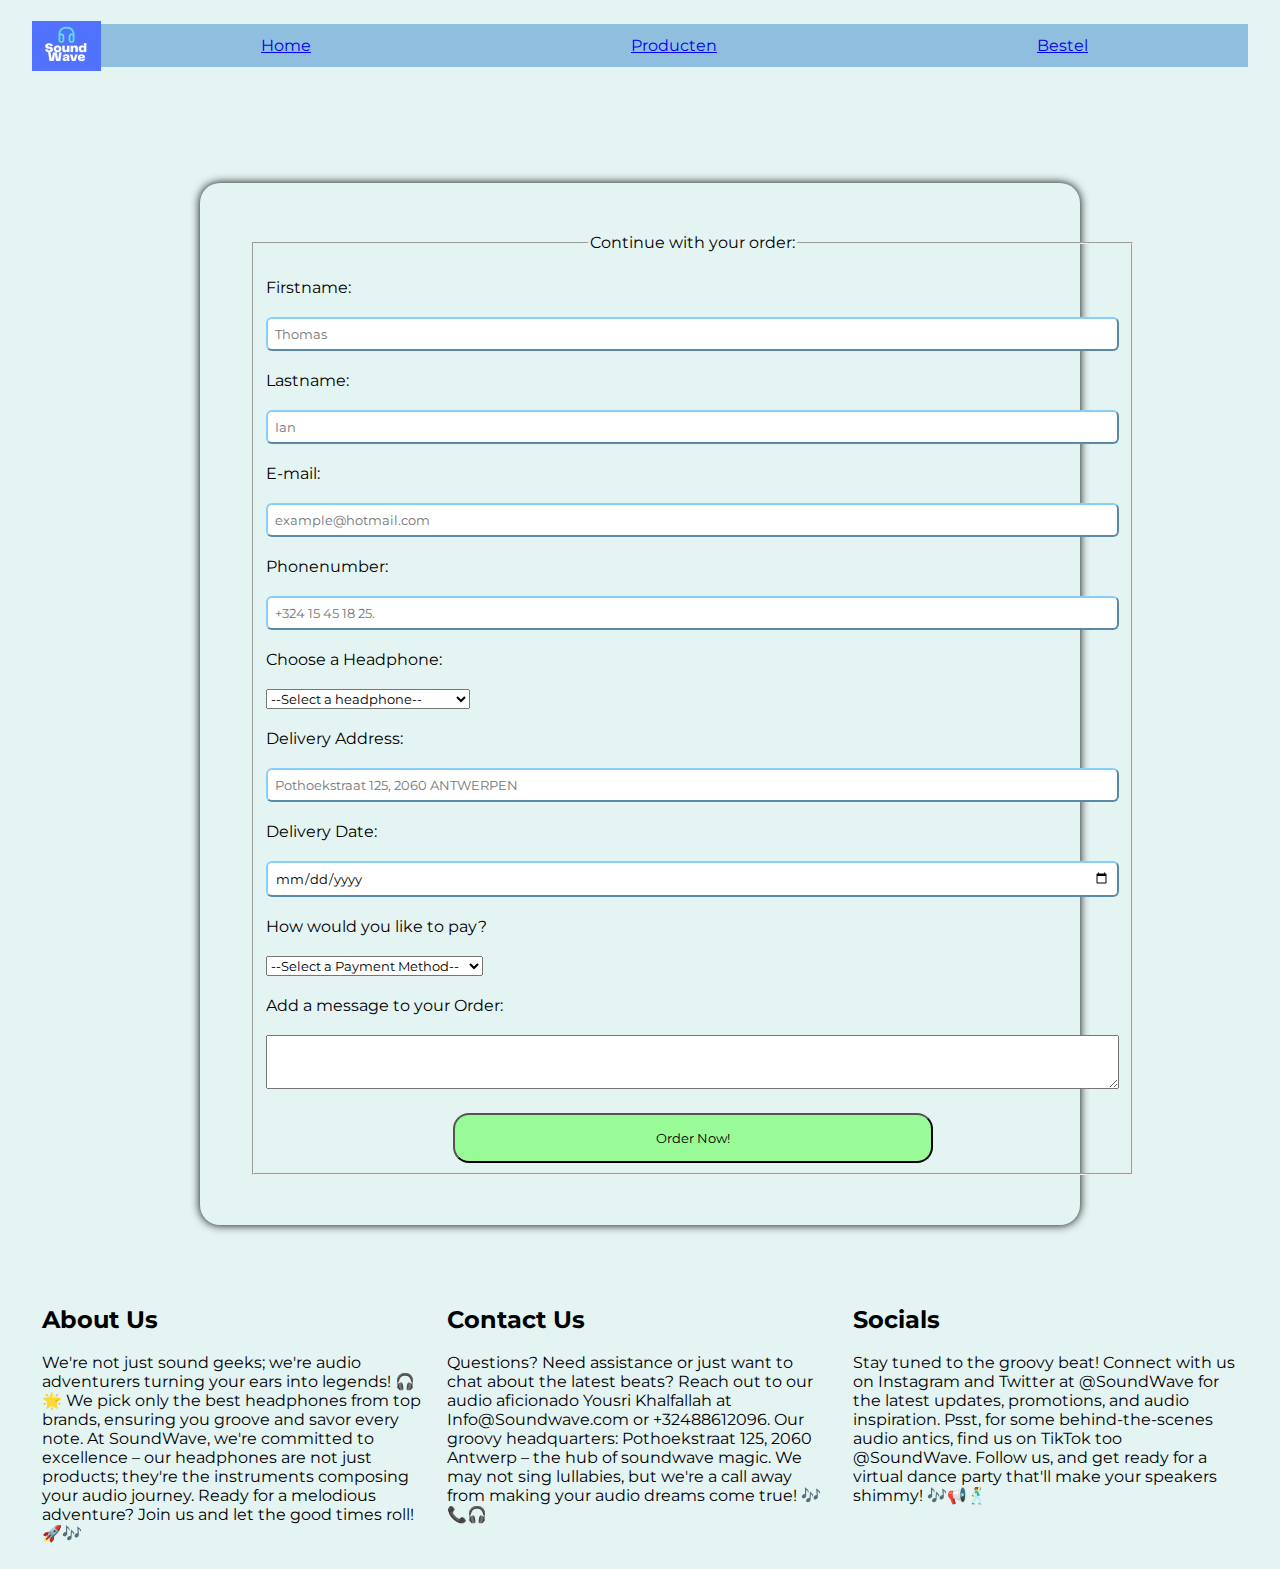
<file: html/Bestel.html>
<!DOCTYPE html>
<html lang="en">
<head>
    <meta charset="UTF-8">
    <link rel="stylesheet" href="../css/Site.css">
    <link href="https://fonts.googleapis.com/css2?family=Montserrat:wght@500&display=swap" rel="stylesheet">
    <title>Bestel</title>
    <script src="../scripts/Bestel.js"></script>
    <link rel="stylesheet" href="../css/bestel.css">
    <script src="../scripts/ValidatieVelden.js" defer></script>
</head>
<body>
<header>
<h1 class="hiddenTitle">Order</h1>
<nav id="menu">
    <img src="/media/Logo.png" alt="Logo">
    <h2 class="hiddenTitle">Menu</h2>
    <ul>
        <li><a href="../index.html" title="This take you home">Home</a></li>
        <li class="submenu">
            <a href="Producten.html">Producten</a>
            <ul>
                <li><a href="AirpodsMax.html" title="This takes you to best seller! ">Best-Seller!</a></li>
                <li><a href="BeatsPro.html" title="This takes you to Top rated!">Top-Rated!</a></li>
            </ul>
        </li>
        <li><a href="#">Bestel</a></li>
    </ul>
</nav>
</header>
<main>

    <form id="bestellingklant" class="margeBottom" >
        <fieldset> <legend class="textAlignCenter">Continue with your order:</legend>
            <div>
                <label for="voornaam">Firstname:</label>
                <input type="text" id="voornaam" placeholder="Thomas" required maxlength="30">
            </div>
            <span id="firstnamespan"></span>
            <div>
                <label for="achternaam">Lastname:</label>
                <input type="text" id="achternaam" placeholder="Ian" maxlength="30">
            </div>
            <span id="lastnamespan"></span>
            <div>
                <label for="email">E-mail:</label>
                <input type="email" id="email" placeholder="example@hotmail.com" required>
            </div>
            <span id="mailspan"></span>
            <div>
                <label for="telefoonnummer">Phonenumber:</label>
                <input type="number" id="telefoonnummer" placeholder="+324 15 45 18 25.">
            </div>
            <span id="phonenumberspan"></span>
            <div>
                <label for="product">Choose a Headphone:</label>
                <select name="product" id="product" required>
                    <option value="">--Select a headphone--</option>
                    <optgroup label="Over-Ear" class="textAlignCenter">
                        <option value="airpodsmax">Airpods Max</option>
                        <option value="beatspro">Beats Pro</option>
                        <option value="sonyultra">Sony Ultra</option>
                        <option value="jbltune">JBL - Tune</option>
                        <option value="bosequietcomfort45">Bose QuietComfort 45</option>
                        <option value="logitechzonevibe125">Logitech Zone Vibe 125</option>
                        <option value="volkanoimpulsesseries">Volkano Impulses Series</option>
                    </optgroup>
                    <optgroup label="In-Ear" class="textAlignCenter">
                        <option value="galaxybuds">Galaxy Buds</option>
                        <option value="airpodspro">Airpods Pro</option>
                        <option value="beatspowerBeats">Beats - PowerBeats</option>
                    </optgroup>
                    <optgroup label="On-Ear" class="textAlignCenter">
                        <option value="marshallmajorIV">Marshall Major IV</option>
                        <option value="ankersoundcorelifeq30">Anker Soundcore Life Q30</option>
                        <option value="philipstah4205">Philips TAH4205</option>
                        <option value="balo700">Balo 700</option>
                        <option value="montblancmb01">Montblanc MB 01</option>
                    </optgroup>
                </select>
            </div>
            <div>
                <label for="deliveryaddress">Delivery Address:</label>
                <input type="text" id="deliveryaddress" required placeholder="Pothoekstraat 125, 2060 ANTWERPEN">
            </div>
            <div>
                <label for="datumVoorLevering">Delivery Date:</label>
                <input type="date" id="datumVoorLevering" >
            </div>
            <div>
                <label for="payment">How would you like to pay?</label>
                <select name="payment" id="payment" required>
                    <option value="">--Select a Payment Method--</option>
                    <optgroup label="method" class="textAlignCenter">
                    <option value="creditcard">CreditCard: Visa/MasterCard</option>
                    <option value="applepay">Apple Pay</option>
                    <option value="paypal">PayPal</option>
                    </optgroup>
                </select>
            </div>
            <div>
                <label for="review">Add a message to your Order:</label>
                <textarea name="opmerking" id="review" cols="100" rows="3"></textarea>
            </div>
            <div class="textAlignCenter margeTop">
                <button type="submit">Order Now!</button>
            </div>
            <span id="orderbutton"></span>
        </fieldset>
    </form>

</main>
<footer>
    <section class="footer-item">
        <h2>About Us</h2>
        <p>
            We're not just sound geeks; we're audio adventurers turning your ears into legends! 🎧🌟
            We pick only the best headphones from top brands, ensuring you groove and savor every note. At SoundWave,
            we're committed to excellence – our headphones are not just products; they're the instruments composing your audio journey.
            Ready for a melodious adventure? Join us and let the good times roll! 🚀🎶
        </p>
    </section>
    <section class="footer-item">
        <h2>Contact Us</h2>
        <p>
            Questions? Need assistance or just want to chat about the latest beats? Reach out to our audio aficionado Yousri Khalfallah at Info@Soundwave.com or +32488612096.
            Our groovy headquarters: Pothoekstraat 125, 2060 Antwerp – the hub of soundwave magic.
            We may not sing lullabies, but we're a call away from making your audio dreams come true! 🎶📞🎧
        </p>
    </section>
    <section class="footer-item">
        <h2>Socials</h2>
        <p>
            Stay tuned to the groovy beat! Connect with us on Instagram and Twitter at @SoundWave for the latest updates, promotions, and audio inspiration. Psst, for some behind-the-scenes audio antics, find us on TikTok too @SoundWave. Follow us, and get ready for a virtual dance party that'll make your speakers shimmy! 🎶📢🕺
        </p>
    </section>
</footer>
</body>
</html>
</file>
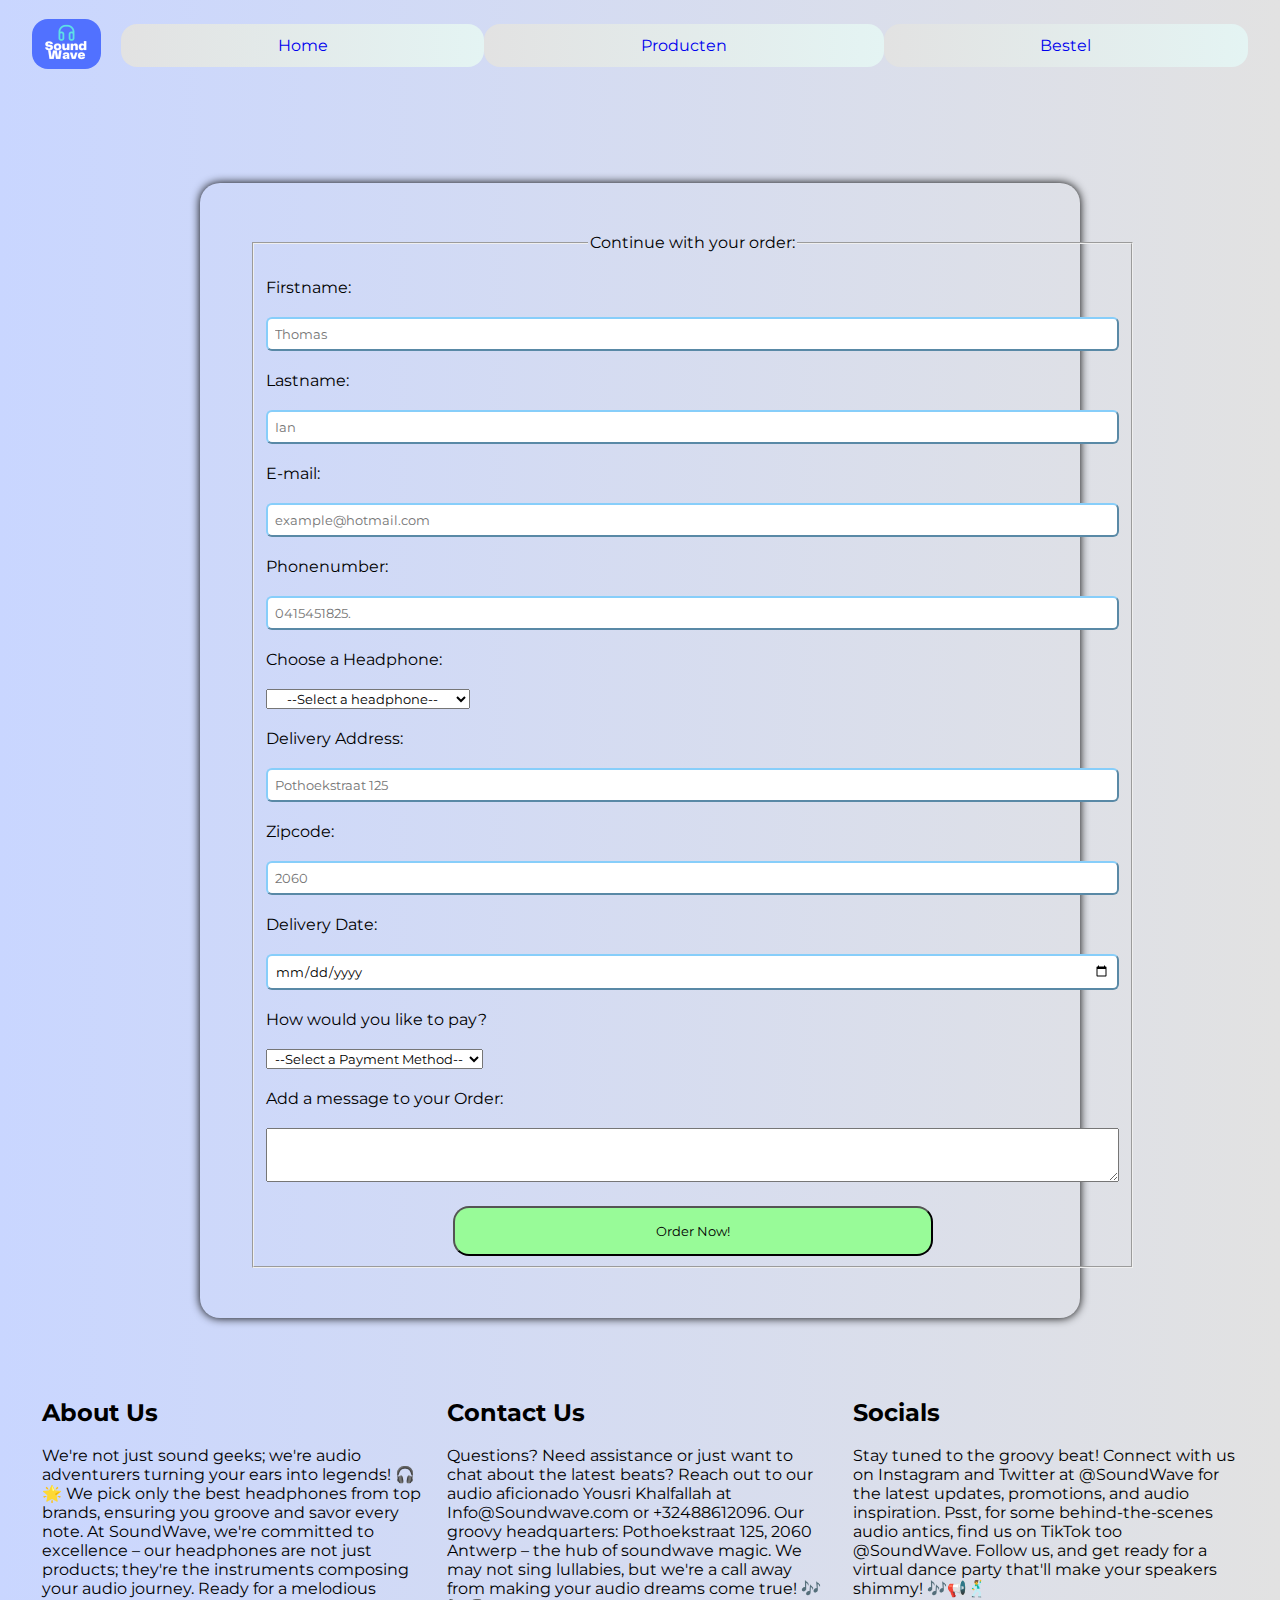
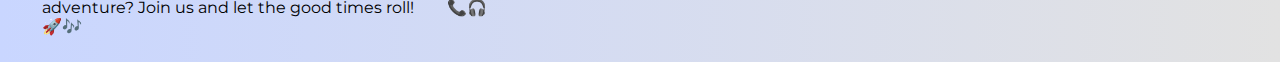
<file: html/bestel.html>
<!DOCTYPE html>
<html lang="en">
<head>
    <meta charset="UTF-8">
    <link rel="stylesheet" href="../css/site.css">
    <link href="https://fonts.googleapis.com/css2?family=Montserrat:wght@500&display=swap" rel="stylesheet">
    <title>Bestel</title>
    <link rel="stylesheet" href="../css/bestel.css">
    <link rel="icon" type="image/jpg" href="/media/HomepagePicture.jpg">

    <script src="../scripts/bestel.js" defer></script>
</head>
<body>
<header>
<h1 class="hiddenTitle">Order</h1>
<nav id="menu">
    <a href="../index.html"> <img   class="logo" src="/media/Logo.png"  alt="Logo"   ></a>
    <h2 class="hiddenTitle">Menu</h2>
    <ul>
        <li><a href="../index.html" title="This take you home">Home</a></li>
        <li class="submenu">
            <a href="producten.html">Producten</a>
            <ul>
                <li><a href="airpodsMax.html" title="This takes you to best seller! ">Best-Seller!</a></li>
                <li><a href="beatsPro.html" title="This takes you to Top rated!">Top-Rated!</a></li>
            </ul>
        </li>
        <li><a href="#">Bestel</a></li>
    </ul>
</nav>
</header>
<main>

    <form action="bevestiging.html" method="get" id="bestellingklant" class="margeBottom">
        <fieldset> <legend class="textAlignCenter">Continue with your order:</legend>
            <div>
                <label for="voornaam">Firstname:</label>
                <input name="voornaam" type="text" id="voornaam" placeholder="Thomas"  maxlength="30">
                <span class="error" ></span>
            </div>
            <div>
                <label for="achternaam">Lastname:</label>
                <input name="achternaam" type="text" id="achternaam" placeholder="Ian" maxlength="30">
                <span class="error" ></span>
            </div>
            <div>
                <label for="email">E-mail:</label>
                <input name="email" type="email" id="email" placeholder="example@hotmail.com" >
                <span class="error" ></span>
            </div>
            <div>
                <label for="telefoonnummer">Phonenumber:</label>
                <input name="telefoonnummer" type="number" id="telefoonnummer" placeholder="0415451825.">
                <span   class="error" ></span>
            </div>
            <div>
                <label for="product">Choose a Headphone:</label>
                <select name="product" id="product" required>
                    <option class="textAlignCenter" value="">--Select a headphone--</option>
                    <optgroup label="Over-Ear" class="textAlignCenter">
                        <option value="Airpods Max">Airpods Max</option>
                        <option value="Beats Pro">Beats Pro</option>
                        <option value="Sony Ultra">Sony Ultra</option>
                        <option value="JBL - Tune">JBL - Tune</option>
                        <option value="Bose QuietComfort 45">Bose QuietComfort 45</option>
                        <option value="Logitech Zone Vibe 125">Logitech Zone Vibe 125</option>
                        <option value="Volkano Impulses Series">Volkano Impulses Series</option>
                    </optgroup>
                    <optgroup label="In-Ear" class="textAlignCenter">
                        <option value="Galaxy Buds">Galaxy Buds</option>
                        <option value="Airpods Pro">Airpods Pro</option>
                        <option value="Beats - PowerBeats">Beats - PowerBeats</option>
                    </optgroup>
                    <optgroup label="On-Ear" class="textAlignCenter">
                        <option value="Marshall Major IV">Marshall Major IV</option>
                        <option value="Anker Soundcore Life Q30">Anker Soundcore Life Q30</option>
                        <option value="Philips TAH4205">Philips TAH4205</option>
                        <option value="Balo 700">Balo 700</option>
                        <option value="Montblanc MB 01">Montblanc MB 01</option>
                    </optgroup>
                </select>
            </div>
            <div>
                <label for="deliveryaddress">Delivery Address:</label>
                <input name="deliveryaddress" type="text" id="deliveryaddress" required placeholder="Pothoekstraat 125">
            </div>
            <div>
                <label for="postcode">Zipcode:</label>
                <input name="postcode" type="number" id="postcode" required placeholder="2060">
                <span class="error"></span>
            </div>
            <div>
                <label for="datumVoorLevering">Delivery Date:</label>
                <input name="datumVoorLevering" type="date" id="datumVoorLevering" required >
            </div>
            <div>
                <label for="payment">How would you like to pay?</label>
                <select name="payment" id="payment" required>
                    <option class="textAlignCenter" value="">--Select a Payment Method--</option>
                    <optgroup label="method" class="textAlignCenter">
                    <option value="CreditCard: Visa/MasterCard">CreditCard: Visa/MasterCard</option>
                    <option value="Apple Pay">Apple Pay</option>
                    <option value="PayPal">PayPal</option>
                    </optgroup>
                </select>
            </div>
            <div>
                <label for="review">Add a message to your Order:</label>
                <textarea name="opmerking" id="review" cols="100" rows="3"></textarea>
            </div>
            <div class="textAlignCenter margeTop">
                <button type="submit">Order Now!</button>
                <span id="formulierError" class="error" ></span>
            </div>
        </fieldset>
    </form>

</main>
<footer>
    <section class="footer-item">
        <h2>About Us</h2>
        <p>
            We're not just sound geeks; we're audio adventurers turning your ears into legends! 🎧🌟
            We pick only the best headphones from top brands, ensuring you groove and savor every note. At SoundWave,
            we're committed to excellence – our headphones are not just products; they're the instruments composing your audio journey.
            Ready for a melodious adventure? Join us and let the good times roll! 🚀🎶
        </p>
    </section>
    <section class="footer-item">
        <h2>Contact Us</h2>
        <p>
            Questions? Need assistance or just want to chat about the latest beats? Reach out to our audio aficionado Yousri Khalfallah at Info@Soundwave.com or +32488612096.
            Our groovy headquarters: Pothoekstraat 125, 2060 Antwerp – the hub of soundwave magic.
            We may not sing lullabies, but we're a call away from making your audio dreams come true! 🎶📞🎧
        </p>
    </section>
    <section class="footer-item">
        <h2>Socials</h2>
        <p>
            Stay tuned to the groovy beat! Connect with us on Instagram and Twitter at @SoundWave for the latest updates, promotions, and audio inspiration. Psst, for some behind-the-scenes audio antics, find us on TikTok too @SoundWave. Follow us, and get ready for a virtual dance party that'll make your speakers shimmy! 🎶📢🕺
        </p>
    </section>
</footer>
</body>
</html>
</file>
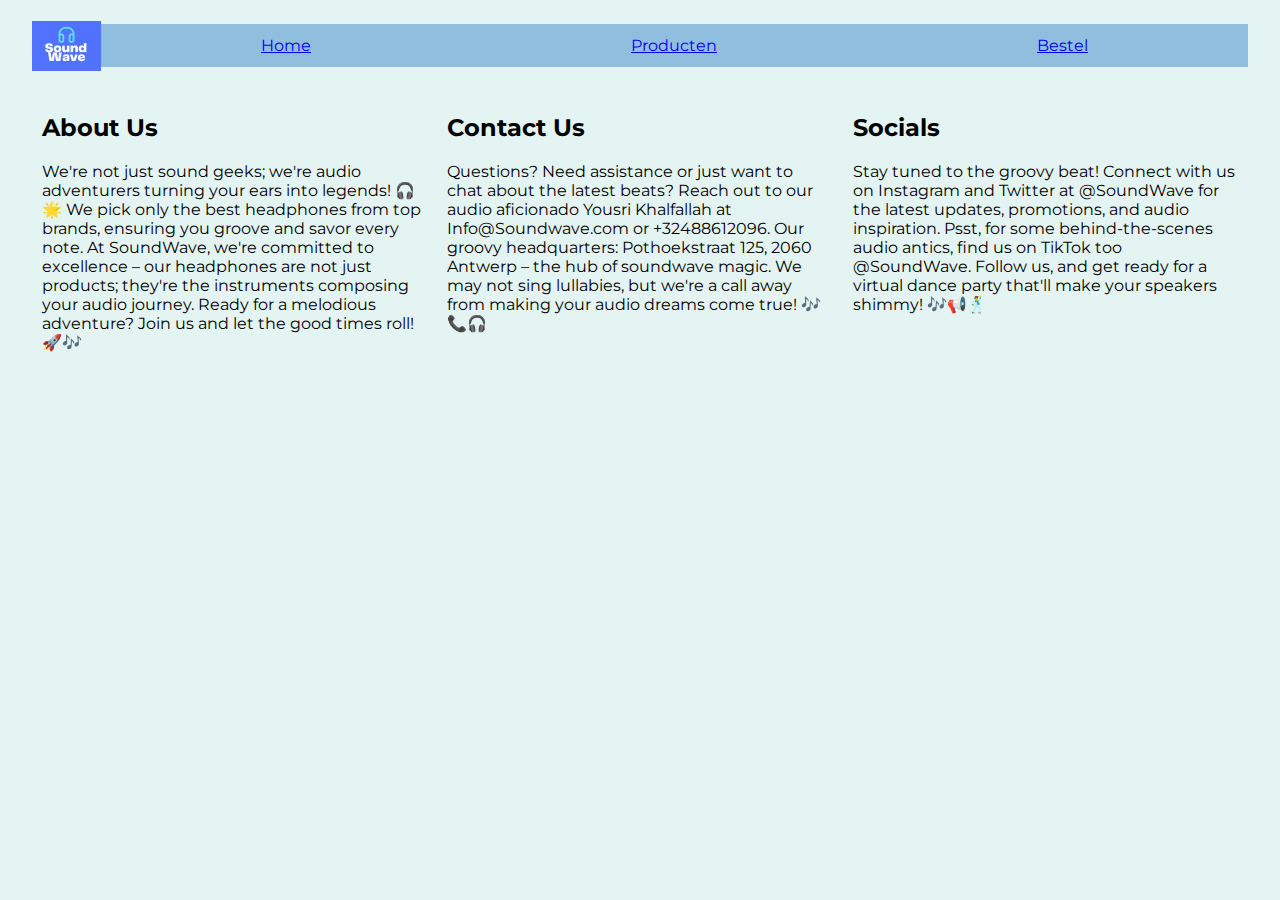
<file: html/Bevestiging.html>
<!DOCTYPE html>
<html lang="en">
<head>
    <meta charset="UTF-8">
    <title>Bevestiging</title>
    <link rel="stylesheet" href="../css/Site.css">
    <link href="https://fonts.googleapis.com/css2?family=Montserrat:wght@500&display=swap" rel="stylesheet">
</head>
<body>
<header>
    <h1 class="hiddenTitle">BevestigingsPagina</h1>
    <nav id="menu">
        <img src="/media/Logo.png" alt="Logo">
        <h2 class="hiddenTitle">Menu</h2>
        <ul>
            <li><a href="../index.html">Home</a></li>
            <li class="submenu">
                <a href="Producten.html" title="This takes you to Products">Producten</a>
                <ul>
                    <li><a href="AirpodsMax.html" title="This takes you to best seller! ">Best-Seller!</a></li>
                    <li><a href="BeatsPro.html" title="This takes you to Top rated!">Top-Rated!</a></li>
                </ul>
            </li>
            <li><a href="Bestel.html" title="This takes you to Order">Bestel</a></li>
        </ul>
    </nav>
</header>
<main>

</main>
<footer>
    <section class="footer-item">
        <h2> About Us</h2>
        <p>
            We're not just sound geeks; we're audio adventurers turning your ears into legends! 🎧🌟
            We pick only the best headphones from top brands, ensuring you groove and savor every note. At SoundWave,
            we're committed to excellence – our headphones are not just products; they're the instruments composing your audio journey.
            Ready for a melodious adventure? Join us and let the good times roll! 🚀🎶
        </p>
    </section>
    <section class="footer-item">
        <h2>Contact Us</h2>
        <p>
            Questions? Need assistance or just want to chat about the latest beats? Reach out to our audio aficionado Yousri Khalfallah at Info@Soundwave.com or +32488612096.
            Our groovy headquarters: Pothoekstraat 125, 2060 Antwerp – the hub of soundwave magic.
            We may not sing lullabies, but we're a call away from making your audio dreams come true! 🎶📞🎧
        </p>
    </section>
    <section class="footer-item">
        <h2>Socials</h2>
        <p>
            Stay tuned to the groovy beat! Connect with us on Instagram and Twitter at @SoundWave for the latest updates, promotions, and audio inspiration. Psst, for some behind-the-scenes audio antics, find us on TikTok too @SoundWave. Follow us, and get ready for a virtual dance party that'll make your speakers shimmy! 🎶📢🕺
        </p>
    </section>
</footer>
</body>
</html>
</file>
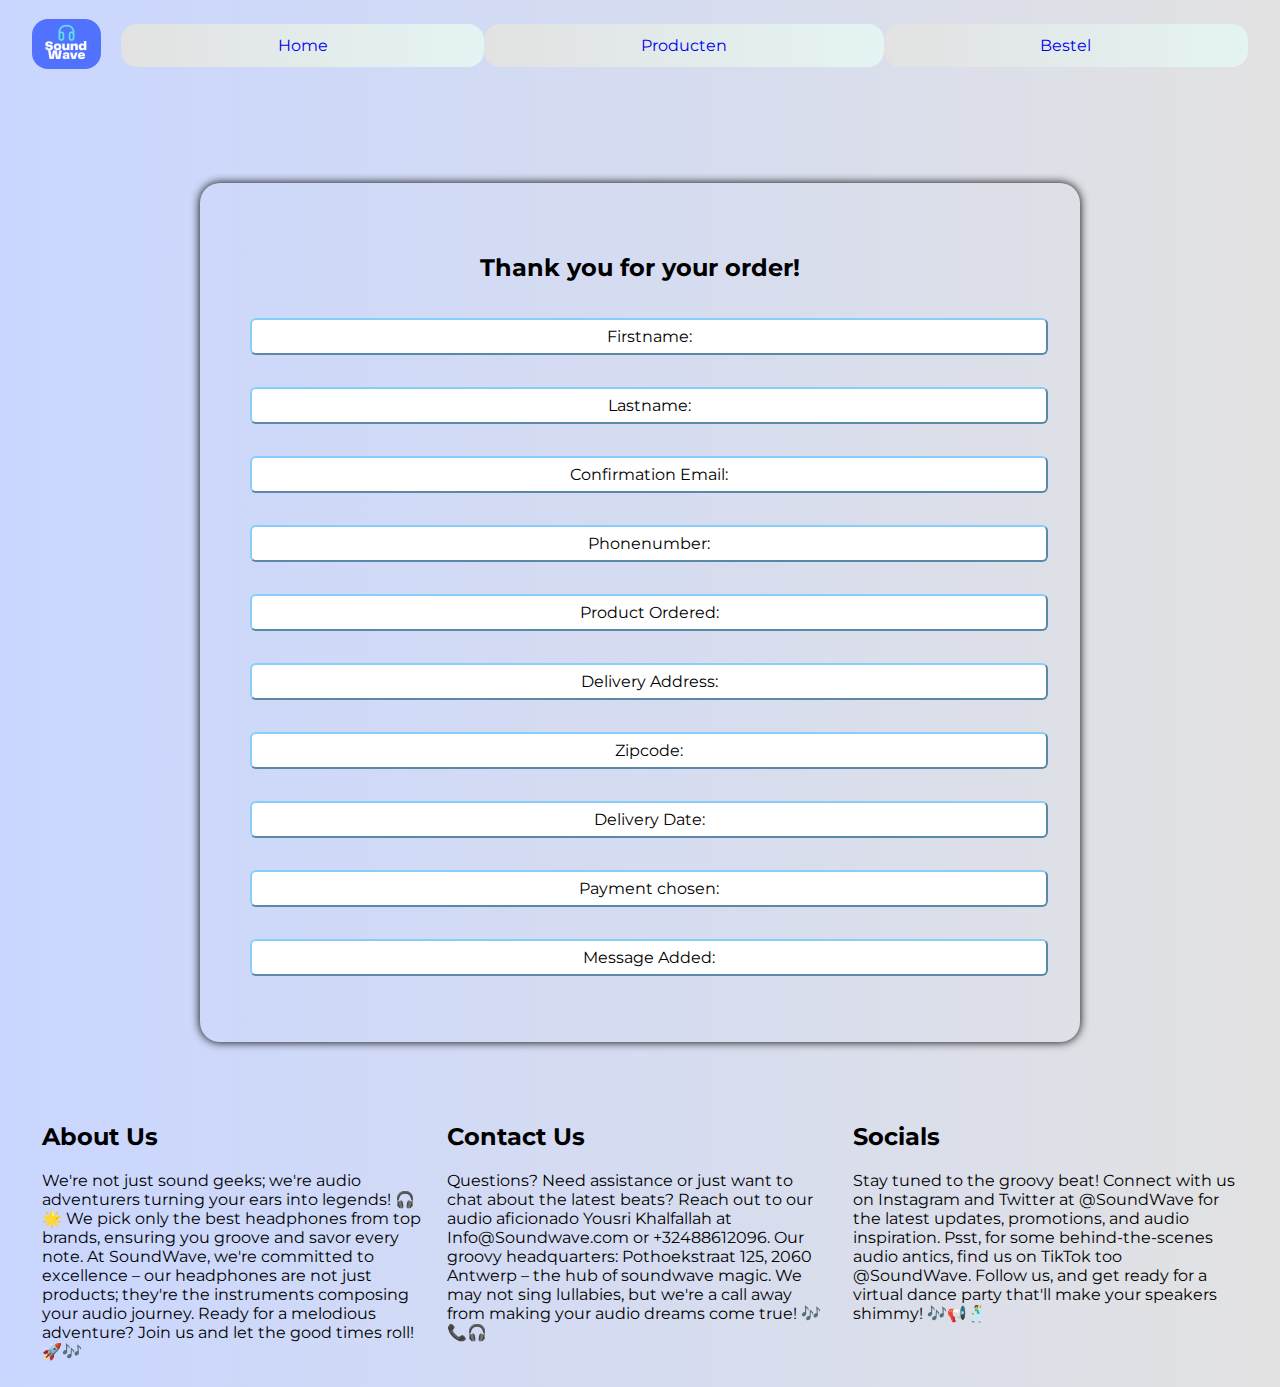
<file: html/bevestiging.html>
<!DOCTYPE html>
<html lang="en">
<head>
    <meta charset="UTF-8">
    <title>Bevestiging</title>
    <link rel="stylesheet" href="../css/site.css">
    <link href="https://fonts.googleapis.com/css2?family=Montserrat:wght@500&display=swap" rel="stylesheet">
    <link rel="icon" type="image/jpg" href="/media/HomepagePicture.jpg">

    <link rel="stylesheet" href="../css/bevestiging.css">
    <script src="../scripts/bevestiging.js" defer></script>
</head>
<body>
<header>
    <h1 class="hiddenTitle">BevestigingsPagina</h1>
    <nav id="menu">
        <a href="../index.html"> <img   class="logo" src="/media/Logo.png"  alt="Logo"   ></a>
        <h2 class="hiddenTitle">Menu</h2>
        <ul>
            <li><a href="../index.html">Home</a></li>
            <li class="submenu">
                <a href="producten.html" title="This takes you to Products">Producten</a>
                <ul>
                    <li><a href="airpodsMax.html" title="This takes you to best seller! ">Best-Seller!</a></li>
                    <li><a href="beatsPro.html" title="This takes you to Top rated!">Top-Rated!</a></li>
                </ul>
            </li>
            <li><a href="bestel.html" title="This takes you to Order">Bestel</a></li>
        </ul>
    </nav>
</header>
<main>
    <div class="margeBottom">
        <section class="textAlignCenter bevestiging">
            <h2>Thank you for your order!</h2>

            <p>Firstname: <span id="voornaamId"></span></p>
            <p>Lastname: <span id="achternaamId"></span></p>
            <p>Confirmation Email: <span id="emailId"></span></p>
            <p>Phonenumber: <span id="telefoonnummerId"></span></p>
            <p>Product Ordered: <span id="productId"></span></p>
            <p>Delivery Address: <span id="deliveryaddressId"></span> </p>
            <p>Zipcode: <span id="postcodeId"></span></p>
            <p>Delivery Date: <span id="deliverydateId"></span></p>
            <p>Payment chosen: <span id="paymentId"></span></p>
            <p>Message Added: <span id="reviewId"></span></p>
        </section>
    </div>


</main>
<footer>
    <section class="footer-item">
        <h2> About Us</h2>
        <p>
            We're not just sound geeks; we're audio adventurers turning your ears into legends! 🎧🌟
            We pick only the best headphones from top brands, ensuring you groove and savor every note. At SoundWave,
            we're committed to excellence – our headphones are not just products; they're the instruments composing your audio journey.
            Ready for a melodious adventure? Join us and let the good times roll! 🚀🎶
        </p>
    </section>
    <section class="footer-item">
        <h2>Contact Us</h2>
        <p>
            Questions? Need assistance or just want to chat about the latest beats? Reach out to our audio aficionado Yousri Khalfallah at Info@Soundwave.com or +32488612096.
            Our groovy headquarters: Pothoekstraat 125, 2060 Antwerp – the hub of soundwave magic.
            We may not sing lullabies, but we're a call away from making your audio dreams come true! 🎶📞🎧
        </p>
    </section>
    <section class="footer-item">
        <h2>Socials</h2>
        <p>
            Stay tuned to the groovy beat! Connect with us on Instagram and Twitter at @SoundWave for the latest updates, promotions, and audio inspiration. Psst, for some behind-the-scenes audio antics, find us on TikTok too @SoundWave. Follow us, and get ready for a virtual dance party that'll make your speakers shimmy! 🎶📢🕺
        </p>
    </section>
</footer>
</body>
</html>
</file>
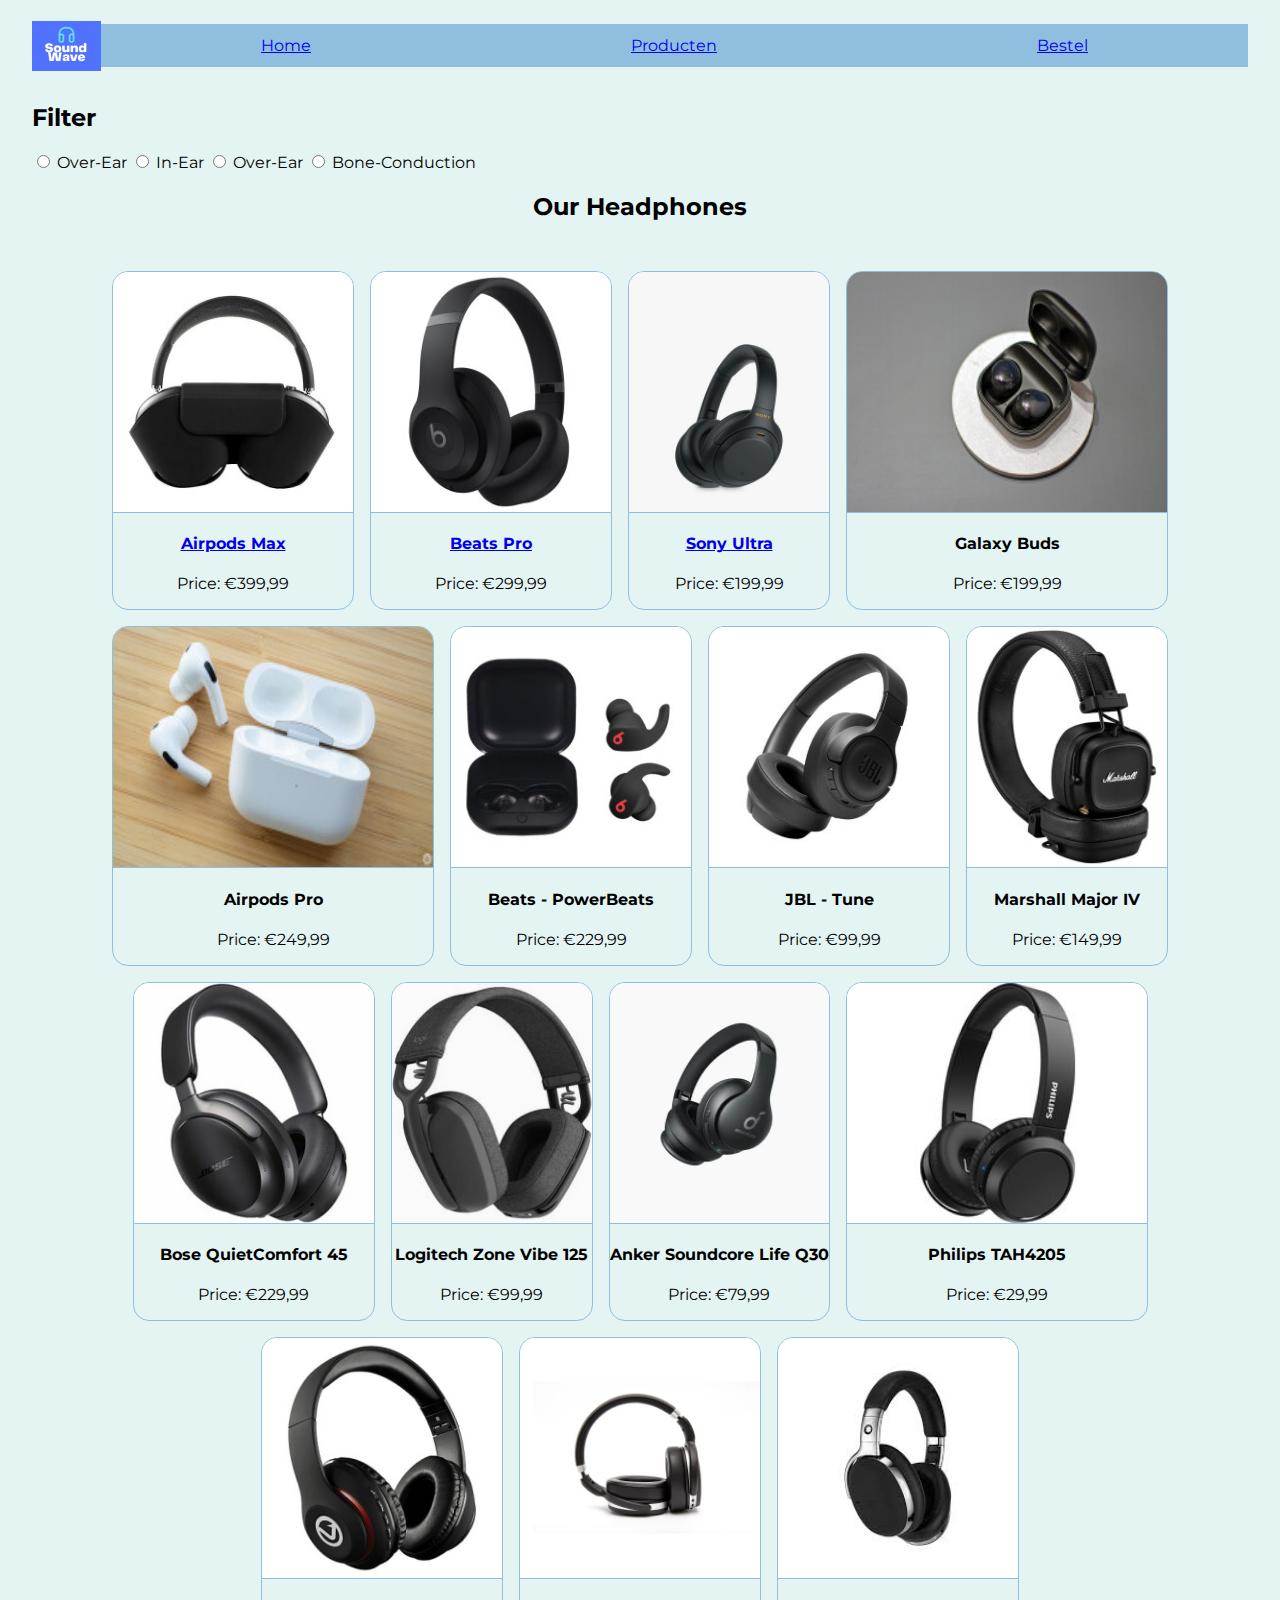
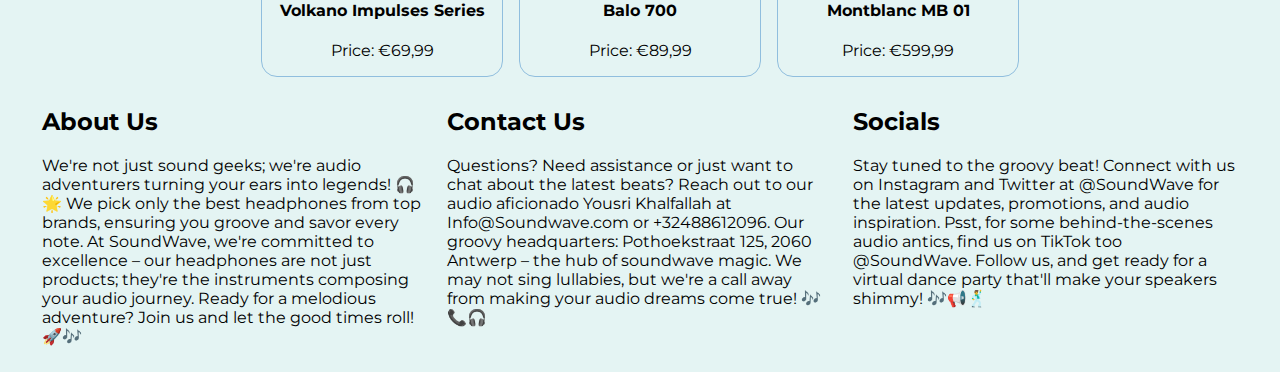
<file: html/Producten.html>
<!DOCTYPE html>
<html lang="en">
<head>
    <meta charset="UTF-8">
    <link rel="stylesheet" href="../css/Site.css">
    <link rel="stylesheet" href="../css/Product.css">
    <link href="https://fonts.googleapis.com/css2?family=Montserrat:wght@500&display=swap" rel="stylesheet">
    <title>Producten</title>
</head>
<body>
<header>
    <h1 class="hiddenTitle">SoundWave</h1>
    <nav id="menu">
        <img src="/media/Logo.png" alt="Logo">
        <h2 class="hiddenTitle">Menu</h2>
        <ul>
            <li><a href="../index.html" title="This take you home">Home</a></li>
            <li class="submenu">
                <a href="#">Producten</a>
                <ul>
                    <li><a href="AirpodsMax.html" title="This takes you to best seller! ">Best-Seller!</a></li>
                    <li><a href="BeatsPro.html" title="This takes you to Top rated!">Top-Rated!</a></li>
                </ul>
            </li>
            <li><a href="Bestel.html" title="This take you to Order">Bestel</a></li>

        </ul>
    </nav>
</header>
    <aside>
        <h2>Filter</h2>
        <form >
            <div>
                <input type="radio" name="typeheadphone" id="overear">
                <label for="overear">Over-Ear</label>

                <input type="radio" name="typeheadphone" id="inear">
                <label for="inear">In-Ear</label>

                <input type="radio" name="typeheadphone" id="onear">
                <label for="onear">Over-Ear</label>

                <input type="radio" name="typeheadphone" id="boneconduction">
                <label for="boneconduction">Bone-Conduction</label>
            </div>
        </form>
    </aside>
<main>
<article>
    <h2 class="textAlignCenter margeBottom">Our Headphones</h2>
    <section class="ProductenGalerij displayFlex">
        <h3 class="hiddenTitle">Products</h3>
    <section>
        <img src="../media/AirpodsMax.jpg" alt="Airpods Max">
        <h4 class="textAlignCenter"><a href="AirpodsMax.html">Airpods Max</a></h4>
        <p class="textAlignCenter">Price: €399,99</p>
    </section>
<section>
    <img src="../media/BeatsPro.jpg" alt="Beats Pro">
           <h4 class="textAlignCenter"><a href="BeatsPro.html">Beats Pro</a></h4>
            <p class="textAlignCenter">Price: €299,99</p>
</section>
    <section>
        <img src="../media/SonyUltra.jpg" alt="Sony Ultra">
        <h4 class="textAlignCenter"><a href="SonyUltra.html">Sony Ultra</a></h4>
        <p class="textAlignCenter">Price: €199,99</p>
    </section>
    <section>
        <img src="../media/EarbudsSamsung.jpg" alt="Earsbuds Pro">
        <h4 class="textAlignCenter">Galaxy Buds</h4>
        <p class="textAlignCenter">Price: €199,99 </p>
    </section>
    <section>
        <img src="../media/AirpodsPro.jpg" alt="Airpods Pro">
        <h4 class="textAlignCenter">Airpods Pro</h4>
        <p class="textAlignCenter">Price: €249,99</p>
    </section>
    <section>
        <img src="../media/Beats-PowerBeats.jpg" alt="Beats - PowerBeats">
        <h4 class="textAlignCenter">Beats - PowerBeats</h4>
        <p class="textAlignCenter">Price: €229,99</p>
    </section>
    <section>
        <img src="../media/JBL-Tune.jpg" alt="JBL - Tune">
        <h4 class="textAlignCenter">JBL - Tune</h4>
        <p class="textAlignCenter">Price: €99,99</p>
    </section>
    <section>
        <img src="../media/Marshall-Major-IV.jpg" alt="Marshall Major IV">
        <h4 class="textAlignCenter">Marshall Major IV</h4>
        <p class="textAlignCenter">Price: €149,99</p>
    </section>
    <section>
        <img src="../media/BoseQuietComfort-45.jpg" alt="Bose QuietComfort 45">
        <h4 class="textAlignCenter">Bose QuietComfort 45</h4>
        <p class="textAlignCenter">Price: €229,99</p>
    </section>
    <section>
        <img src="../media/Logitech-Zone-Vibe-125.jpg" alt="Logitech Zone Vibe 125">
        <h4 class="textAlignCenter">Logitech Zone Vibe 125</h4>
        <p class="textAlignCenter">Price: €99,99</p>
    </section>
    <section>
        <img src="../media/Anker-Soundcore-Life-Q30.webp" alt="Anker Soundcore Life Q30">
        <h4 class="textAlignCenter">Anker Soundcore Life Q30</h4>
        <p class="textAlignCenter">Price: €79,99</p>
    </section>
    <section>
        <img src="../media/Philips-TAH4205.jpg" alt="Philips TAH4205">
        <h4 class="textAlignCenter">Philips TAH4205</h4>
        <p class="textAlignCenter">Price: €29,99</p>
    </section>
    <section>
        <img src="../media/Volkano-Impulses-Series.jpg" alt="Volkano Impulses Series">
        <h4 class="textAlignCenter">Volkano Impulses Series</h4>
        <p class="textAlignCenter">Price: €69,99</p>
    </section>
    <section>
        <img src="../media/Balo-700.webp" alt="Balo 700">
        <h4 class="textAlignCenter">Balo 700</h4>
        <p class="textAlignCenter">Price: €89,99</p>
    </section>
    <section>
        <img src="../media/MontBlanc-MB-01.jpeg" alt="Montblanc MB 01">
        <h4 class="textAlignCenter">Montblanc MB 01</h4>
        <p class="textAlignCenter">Price: €599,99</p>
    </section>
    </section>
</article>

</main>

<footer>
    <section class="footer-item">
        <h2>About Us</h2>
        <p>
            We're not just sound geeks; we're audio adventurers turning your ears into legends! 🎧🌟
            We pick only the best headphones from top brands, ensuring you groove and savor every note. At SoundWave,
            we're committed to excellence – our headphones are not just products; they're the instruments composing your audio journey.
            Ready for a melodious adventure? Join us and let the good times roll! 🚀🎶
        </p>
    </section>
    <section class="footer-item">
        <h2>Contact Us</h2>
        <p>
            Questions? Need assistance or just want to chat about the latest beats? Reach out to our audio aficionado Yousri Khalfallah at Info@Soundwave.com or +32488612096.
            Our groovy headquarters: Pothoekstraat 125, 2060 Antwerp – the hub of soundwave magic.
            We may not sing lullabies, but we're a call away from making your audio dreams come true! 🎶📞🎧
        </p>
    </section>
    <section class="footer-item">
        <h2>Socials</h2>
        <p>
            Stay tuned to the groovy beat! Connect with us on Instagram and Twitter at @SoundWave for the latest updates, promotions, and audio inspiration. Psst, for some behind-the-scenes audio antics, find us on TikTok too @SoundWave. Follow us, and get ready for a virtual dance party that'll make your speakers shimmy! 🎶📢🕺

        </p>
    </section>
</footer>
</body>
</html>
</file>
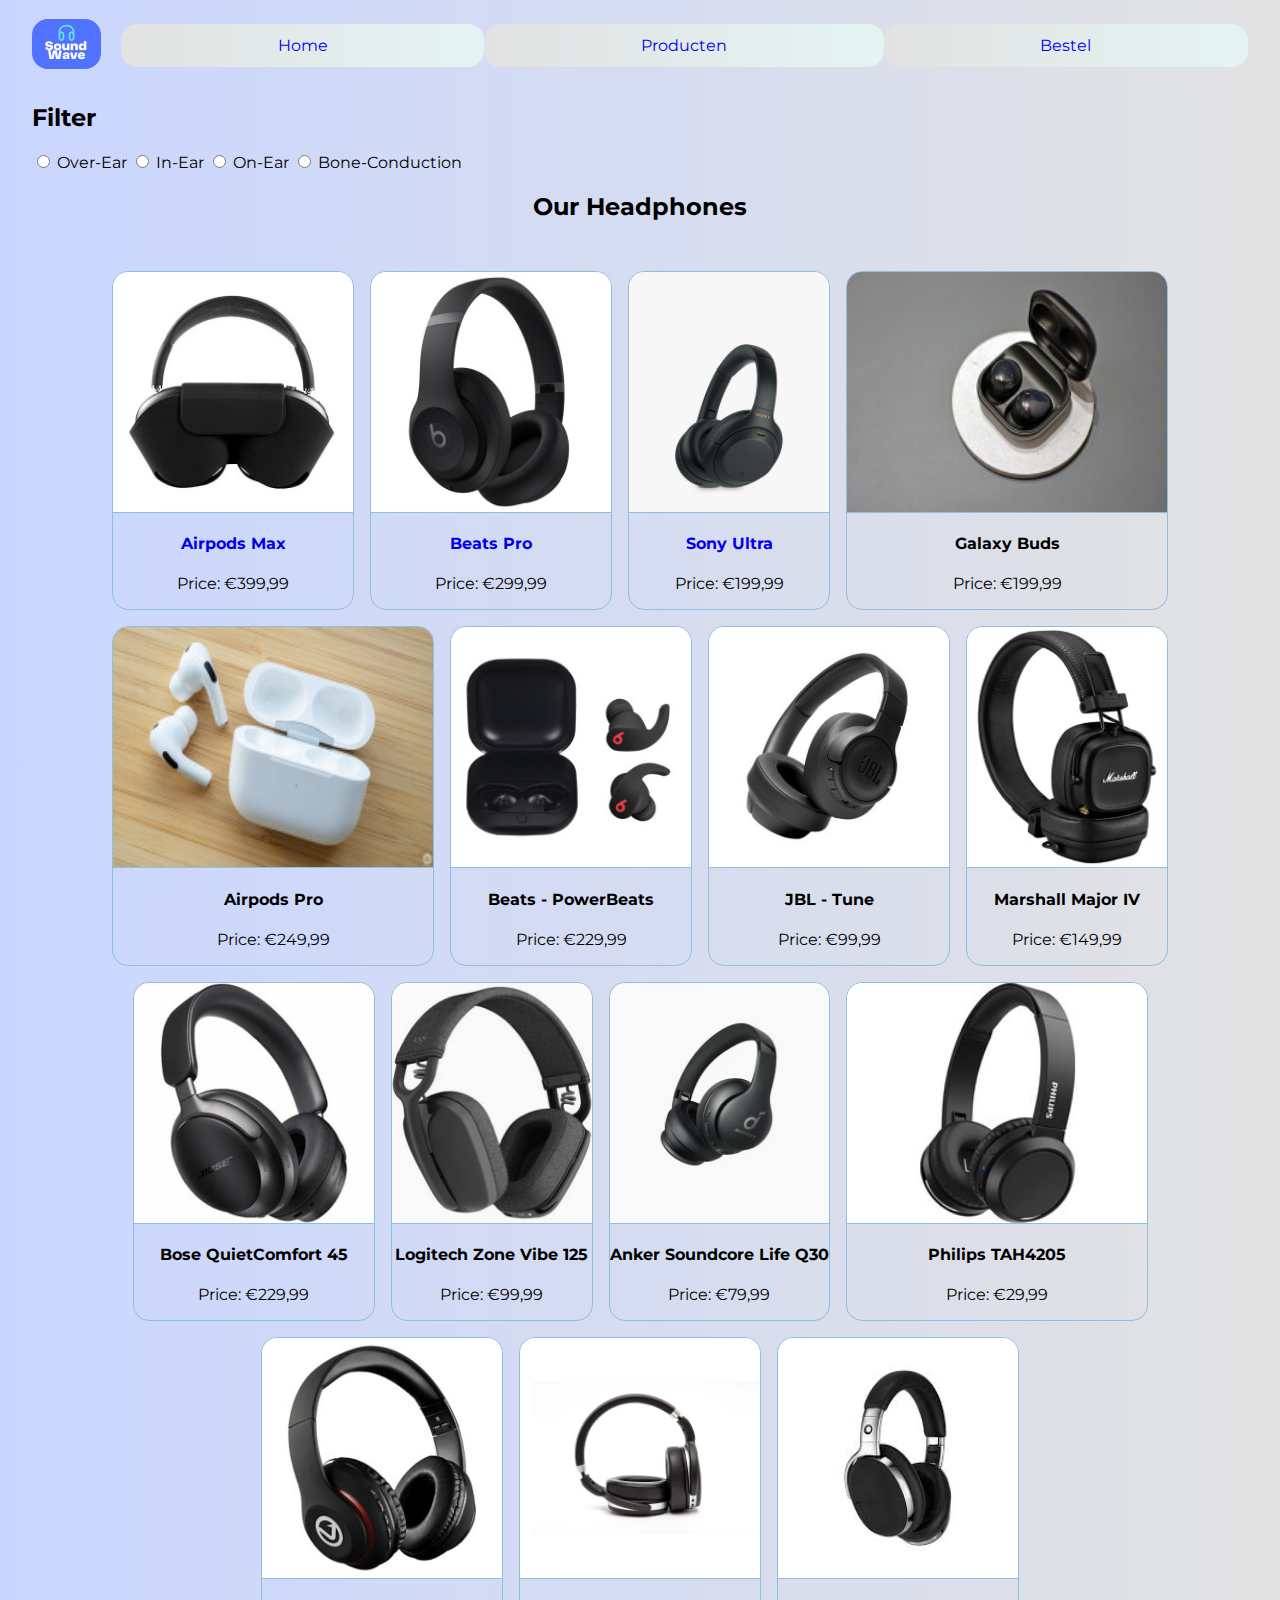
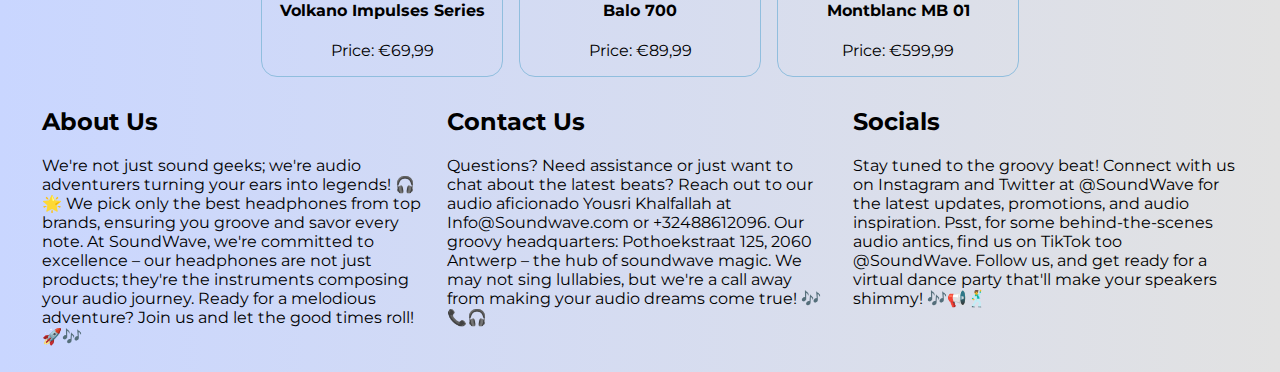
<file: html/producten.html>
<!DOCTYPE html>
<html lang="en">
<head>
    <meta charset="UTF-8">
    <link rel="stylesheet" href="../css/site.css">
    <link rel="stylesheet" href="../css/product.css">
    <link href="https://fonts.googleapis.com/css2?family=Montserrat:wght@500&display=swap" rel="stylesheet">
    <link rel="icon" type="image/jpg" href="/media/HomepagePicture.jpg">

    <script src="../scripts/producten-filter.js" defer ></script>
    <title>Producten</title>
</head>
<body>
<header>
    <h1 class="hiddenTitle">SoundWave</h1>
    <nav id="menu">
        <a href="../index.html"> <img   class="logo" src="/media/Logo.png"  alt="Logo"   ></a>
        <h2 class="hiddenTitle">Menu</h2>
        <ul>
            <li><a href="../index.html" title="This take you home">Home</a></li>
            <li class="submenu">
                <a href="#">Producten</a>
                <ul>
                    <li><a href="airpodsMax.html" title="This takes you to best seller! ">Best-Seller!</a></li>
                    <li><a href="beatsPro.html" title="This takes you to Top rated!">Top-Rated!</a></li>
                </ul>
            </li>
            <li><a href="bestel.html" title="This take you to Order">Bestel</a></li>

        </ul>
    </nav>
</header>
    <aside>
        <h2>Filter</h2>
        <form id="filter" >
            <div>
                <input type="radio" name="typeheadphone" id="overear" value="overear">
                <label for="overear">Over-Ear</label>

                <input type="radio" name="typeheadphone" id="inear" value="inear">
                <label for="inear">In-Ear</label>

                <input type="radio" name="typeheadphone" id="onear" value="onear">
                <label for="onear">On-Ear</label>

                <input type="radio" name="typeheadphone" id="boneconduction" value="boneconduction">
                <label for="boneconduction">Bone-Conduction</label>
            </div>
        </form>
    </aside>
<main>
<article class="producten">
    <h2 class="textAlignCenter margeBottom">Our Headphones</h2>
    <section class="ProductenGalerij displayFlex">
        <h3 class="hiddenTitle">Products</h3>
    <section data-headphonetype="overear">
        <img src="../media/AirpodsMax.jpg" alt="Airpods Max">
        <h4 class="textAlignCenter"><a href="airpodsMax.html">Airpods Max</a></h4>
        <p class="textAlignCenter">Price: €399,99</p>
    </section>
<section data-headphonetype="overear">
    <img src="../media/BeatsPro.jpg" alt="Beats Pro">
           <h4 class="textAlignCenter"><a href="beatsPro.html">Beats Pro</a></h4>
            <p class="textAlignCenter">Price: €299,99</p>
</section>
    <section data-headphonetype="overear">
        <img src="../media/SonyUltra.jpg" alt="Sony Ultra">
        <h4 class="textAlignCenter"><a href="sonyUltra.html">Sony Ultra</a></h4>
        <p class="textAlignCenter">Price: €199,99</p>
    </section>
    <section data-headphonetype="inear">
        <img src="../media/EarbudsSamsung.jpg" alt="Earsbuds Pro">
        <h4 class="textAlignCenter">Galaxy Buds</h4>
        <p class="textAlignCenter">Price: €199,99 </p>
    </section>
    <section data-headphonetype="inear">
        <img src="../media/AirpodsPro.jpg" alt="Airpods Pro">
        <h4 class="textAlignCenter">Airpods Pro</h4>
        <p class="textAlignCenter">Price: €249,99</p>
    </section>
    <section data-headphonetype="inear">
        <img src="../media/Beats-PowerBeats.jpg" alt="Beats - PowerBeats">
        <h4 class="textAlignCenter">Beats - PowerBeats</h4>
        <p class="textAlignCenter">Price: €229,99</p>
    </section>
    <section data-headphonetype="overear">
        <img src="../media/JBL-Tune.jpg" alt="JBL - Tune">
        <h4 class="textAlignCenter">JBL - Tune</h4>
        <p class="textAlignCenter">Price: €99,99</p>
    </section>
    <section data-headphonetype="onear">
        <img src="../media/Marshall-Major-IV.jpg" alt="Marshall Major IV">
        <h4 class="textAlignCenter">Marshall Major IV</h4>
        <p class="textAlignCenter">Price: €149,99</p>
    </section>
    <section data-headphonetype="overear">
        <img src="../media/BoseQuietComfort-45.jpg" alt="Bose QuietComfort 45">
        <h4 class="textAlignCenter">Bose QuietComfort 45</h4>
        <p class="textAlignCenter">Price: €229,99</p>
    </section>
    <section data-headphonetype="overear">
        <img src="../media/Logitech-Zone-Vibe-125.jpg" alt="Logitech Zone Vibe 125">
        <h4 class="textAlignCenter">Logitech Zone Vibe 125</h4>
        <p class="textAlignCenter">Price: €99,99</p>
    </section>
    <section data-headphonetype="onear">
        <img src="../media/Anker-Soundcore-Life-Q30.webp" alt="Anker Soundcore Life Q30">
        <h4 class="textAlignCenter">Anker Soundcore Life Q30</h4>
        <p class="textAlignCenter">Price: €79,99</p>
    </section>
    <section data-headphonetype="onear">
        <img src="../media/Philips-TAH4205.jpg" alt="Philips TAH4205">
        <h4 class="textAlignCenter">Philips TAH4205</h4>
        <p class="textAlignCenter">Price: €29,99</p>
    </section>
    <section data-headphonetype="onear">
        <img src="../media/Volkano-Impulses-Series.jpg" alt="Volkano Impulses Series">
        <h4 class="textAlignCenter">Volkano Impulses Series</h4>
        <p class="textAlignCenter">Price: €69,99</p>
    </section>
    <section data-headphonetype="onear">
        <img src="../media/Balo-700.webp" alt="Balo 700">
        <h4 class="textAlignCenter">Balo 700</h4>
        <p class="textAlignCenter">Price: €89,99</p>
    </section>
    <section data-headphonetype="onear">
        <img src="../media/MontBlanc-MB-01.jpeg" alt="Montblanc MB 01">
        <h4 class="textAlignCenter">Montblanc MB 01</h4>
        <p class="textAlignCenter">Price: €599,99</p>
    </section>
    </section>
</article>

</main>

<footer>
    <section class="footer-item">
        <h2>About Us</h2>
        <p>
            We're not just sound geeks; we're audio adventurers turning your ears into legends! 🎧🌟
            We pick only the best headphones from top brands, ensuring you groove and savor every note. At SoundWave,
            we're committed to excellence – our headphones are not just products; they're the instruments composing your audio journey.
            Ready for a melodious adventure? Join us and let the good times roll! 🚀🎶
        </p>
    </section>
    <section class="footer-item">
        <h2>Contact Us</h2>
        <p>
            Questions? Need assistance or just want to chat about the latest beats? Reach out to our audio aficionado Yousri Khalfallah at Info@Soundwave.com or +32488612096.
            Our groovy headquarters: Pothoekstraat 125, 2060 Antwerp – the hub of soundwave magic.
            We may not sing lullabies, but we're a call away from making your audio dreams come true! 🎶📞🎧
        </p>
    </section>
    <section class="footer-item">
        <h2>Socials</h2>
        <p>
            Stay tuned to the groovy beat! Connect with us on Instagram and Twitter at @SoundWave for the latest updates, promotions, and audio inspiration. Psst, for some behind-the-scenes audio antics, find us on TikTok too @SoundWave. Follow us, and get ready for a virtual dance party that'll make your speakers shimmy! 🎶📢🕺

        </p>
    </section>
</footer>
</body>
</html>
</file>
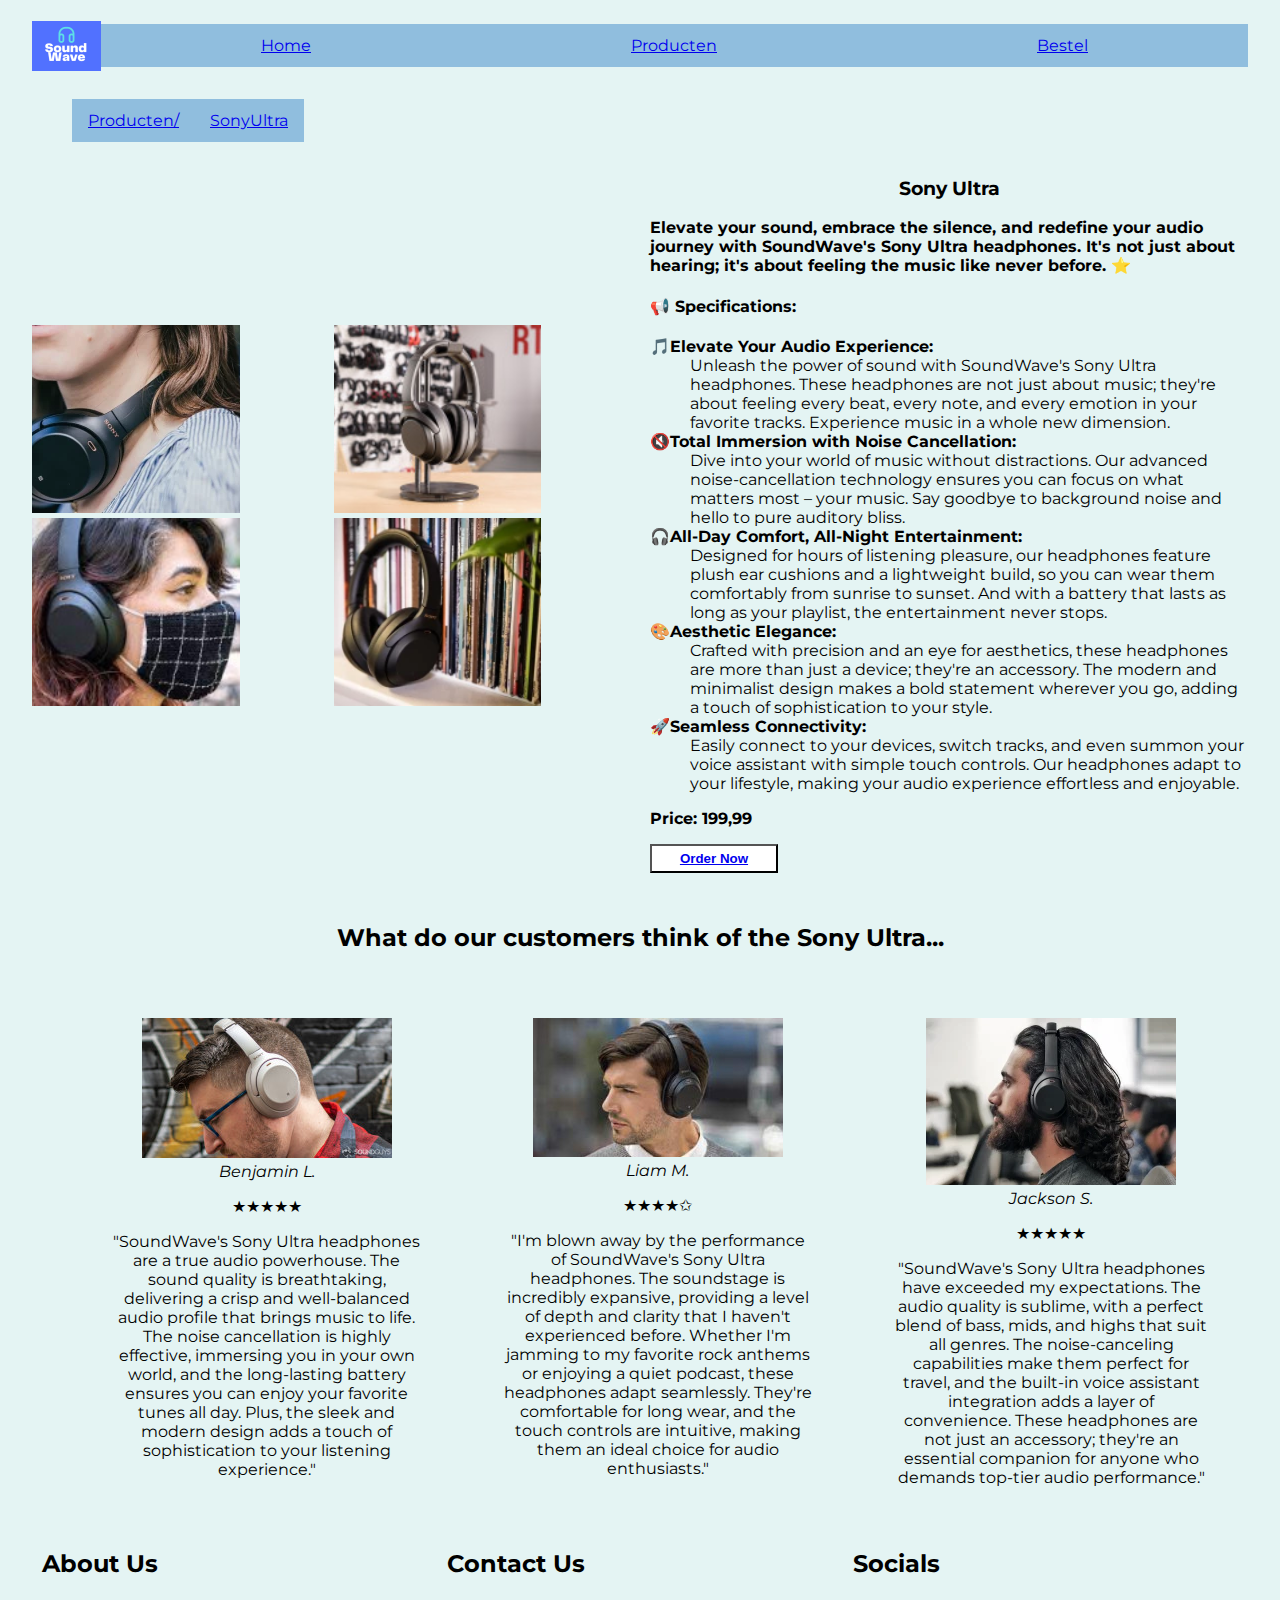
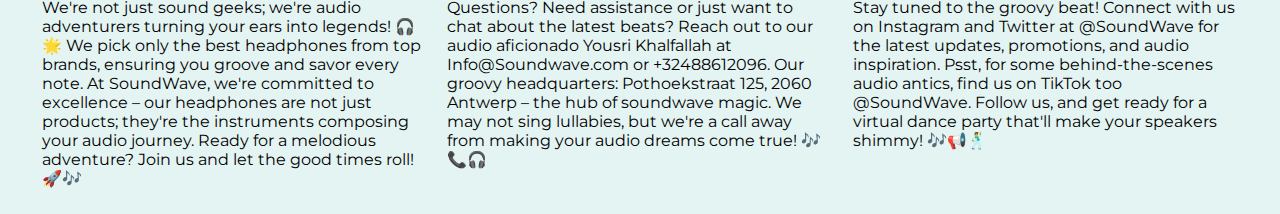
<file: html/SonyUltra.html>
<!DOCTYPE html>
<html lang="en">
<head>
  <meta charset="UTF-8">
  <link rel="stylesheet" href="../css/Site.css">
  <link rel="stylesheet" href="../css/ProductDetail.css">
  <link href="https://fonts.googleapis.com/css2?family=Montserrat:wght@500&display=swap" rel="stylesheet">
  <title>SonyUltra</title>
</head>
<body>
<header>
  <h1 class="hiddenTitle">SoundWave</h1>
  <nav id="menu">
    <img src="/media/Logo.png" alt="Logo">
    <h2 class="hiddenTitle">Menu</h2>
    <ul>
      <li><a href="../index.html" title="This take you home">Home</a></li>
      <li class="submenu">
        <a href="Producten.html">Producten</a>
        <ul>
          <li><a href="AirpodsMax.html" title="This takes you to best seller! ">Best-Seller!</a></li>
          <li><a href="BeatsPro.html" title="This takes you to Top rated!">Top-Rated!</a></li>
        </ul>
      </li>
      <li><a href="Bestel.html" title="This take you to Order">Bestel</a></li>
    </ul>
  </nav>
  <section class="breadcrumbs">
    <h2 class="hiddenTitle">breadcrumbs</h2>
    <ol>
      <li><a href="Producten.html" title="Producten/">Producten/</a></li>
      <li><a href="#" title="SonyUltra">SonyUltra</a></li>
    </ol>
  </section>
</header>
<main>
<section class="pageBody">
  <h2 class="hiddenTitle">SonyUltra Page</h2>
  <section class="page">
    <h3 class="hiddenTitle">SonyUltra Pictures</h3>
    <img src="../media/SonyUltra-4.jpg" alt="SonyUltraPic1">
  <img src="../media/SonyUltra-1.jpg" alt="SonyUltraPic2">
  <img src="../media/SonyUltra-2.jpg" alt="SonyUltraPic3">
  <img src="../media/SonyUltra-3.jpeg" alt="SonyUltraPic4">
  </section>
  <section class="pageText">
    <h3 class="textAlignCenter">Sony Ultra</h3>
    <p><strong>Elevate your sound, embrace the silence, and redefine your audio journey with SoundWave's Sony Ultra headphones. It's not just about hearing; it's about feeling the music like never before. ⭐</strong></p>
    <section>
    <h4>📢 Specifications:</h4>
    <dl>
      <dt><strong>🎵Elevate Your Audio Experience:</strong></dt>
      <dd>Unleash the power of sound with SoundWave's Sony Ultra headphones. These headphones are not just about music; they're about feeling every beat, every note, and every emotion in your favorite tracks. Experience music in a whole new dimension.</dd>
      <dt><strong>🔇Total Immersion with Noise Cancellation:</strong></dt>
      <dd>Dive into your world of music without distractions. Our advanced noise-cancellation technology ensures you can focus on what matters most – your music. Say goodbye to background noise and hello to pure auditory bliss.</dd>
      <dt><strong>🎧All-Day Comfort, All-Night Entertainment:</strong></dt>
      <dd>Designed for hours of listening pleasure, our headphones feature plush ear cushions and a lightweight build, so you can wear them comfortably from sunrise to sunset. And with a battery that lasts as long as your playlist, the entertainment never stops.</dd>
      <dt><strong>🎨Aesthetic Elegance: </strong></dt>
      <dd>Crafted with precision and an eye for aesthetics, these headphones are more than just a device; they're an accessory. The modern and minimalist design makes a bold statement wherever you go, adding a touch of sophistication to your style.</dd>
      <dt><strong>🚀Seamless Connectivity:</strong></dt>
      <dd>Easily connect to your devices, switch tracks, and even summon your voice assistant with simple touch controls. Our headphones adapt to your lifestyle, making your audio experience effortless and enjoyable.</dd>
    </dl>
    <p><strong>Price: 199,99</strong></p>
      <button type="submit"><a href="Bestel.html">Order Now</a></button>
    </section>
  </section>
</section>
  <aside>
    <h2 class="textAlignCenter margeBottom">What do our customers think of the Sony Ultra...</h2>
    <ul class="reviewBody">
      <li>
        <blockquote class="textAlignCenter">
          <img src="/media/Benjamin-L.jpg" alt="Benjamin L.">
          <footer>
            <cite>Benjamin L.</cite>
          </footer>
          <p>★★★★★</p>
          <p>"SoundWave's Sony Ultra headphones are a true audio powerhouse. The sound quality is breathtaking, delivering a crisp and well-balanced audio profile that brings music to life. The noise cancellation is highly effective, immersing you in your own world, and the long-lasting battery ensures you can enjoy your favorite tunes all day. Plus, the sleek and modern design adds a touch of sophistication to your listening experience."</p>
        </blockquote>
      </li>
      <li>
        <blockquote class="textAlignCenter">
          <img src="/media/Liam-M.jpg" alt="Liam M.">
          <footer><cite>Liam M.</cite></footer>
          <p>★★★★✩</p>
          <p>"I'm blown away by the performance of SoundWave's Sony Ultra headphones. The soundstage is incredibly expansive, providing a level of depth and clarity that I haven't experienced before. Whether I'm jamming to my favorite rock anthems or enjoying a quiet podcast, these headphones adapt seamlessly. They're comfortable for long wear, and the touch controls are intuitive, making them an ideal choice for audio enthusiasts."</p>

        </blockquote>
      </li>
      <li>
        <blockquote class="textAlignCenter">
          <img src="/media/Jackson-S.jpeg" alt="Jackson S.">
          <footer><cite>Jackson S.</cite></footer>
          <p>★★★★★</p>
          <p>"SoundWave's Sony Ultra headphones have exceeded my expectations. The audio quality is sublime, with a perfect blend of bass, mids, and highs that suit all genres. The noise-canceling capabilities make them perfect for travel, and the built-in voice assistant integration adds a layer of convenience. These headphones are not just an accessory; they're an essential companion for anyone who demands top-tier audio performance."</p>
        </blockquote>
      </li>
    </ul>
    </aside>



</main>

<footer>
  <section class="footer-item">
    <h2>About Us</h2>
    <p>
      We're not just sound geeks; we're audio adventurers turning your ears into legends! 🎧🌟
      We pick only the best headphones from top brands, ensuring you groove and savor every note. At SoundWave,
      we're committed to excellence – our headphones are not just products; they're the instruments composing your audio journey.
      Ready for a melodious adventure? Join us and let the good times roll! 🚀🎶
    </p>
  </section>
  <section class="footer-item">
    <h2>Contact Us</h2>
    <p>
      Questions? Need assistance or just want to chat about the latest beats? Reach out to our audio aficionado Yousri Khalfallah at Info@Soundwave.com or +32488612096.
      Our groovy headquarters: Pothoekstraat 125, 2060 Antwerp – the hub of soundwave magic.
      We may not sing lullabies, but we're a call away from making your audio dreams come true! 🎶📞🎧
    </p>
  </section>
  <section class="footer-item">
    <h2>Socials</h2>
    <p>
      Stay tuned to the groovy beat! Connect with us on Instagram and Twitter at @SoundWave for the latest updates, promotions, and audio inspiration. Psst, for some behind-the-scenes audio antics, find us on TikTok too @SoundWave. Follow us, and get ready for a virtual dance party that'll make your speakers shimmy! 🎶📢🕺
    </p>
  </section>


</footer>
</body>
</html>
</file>
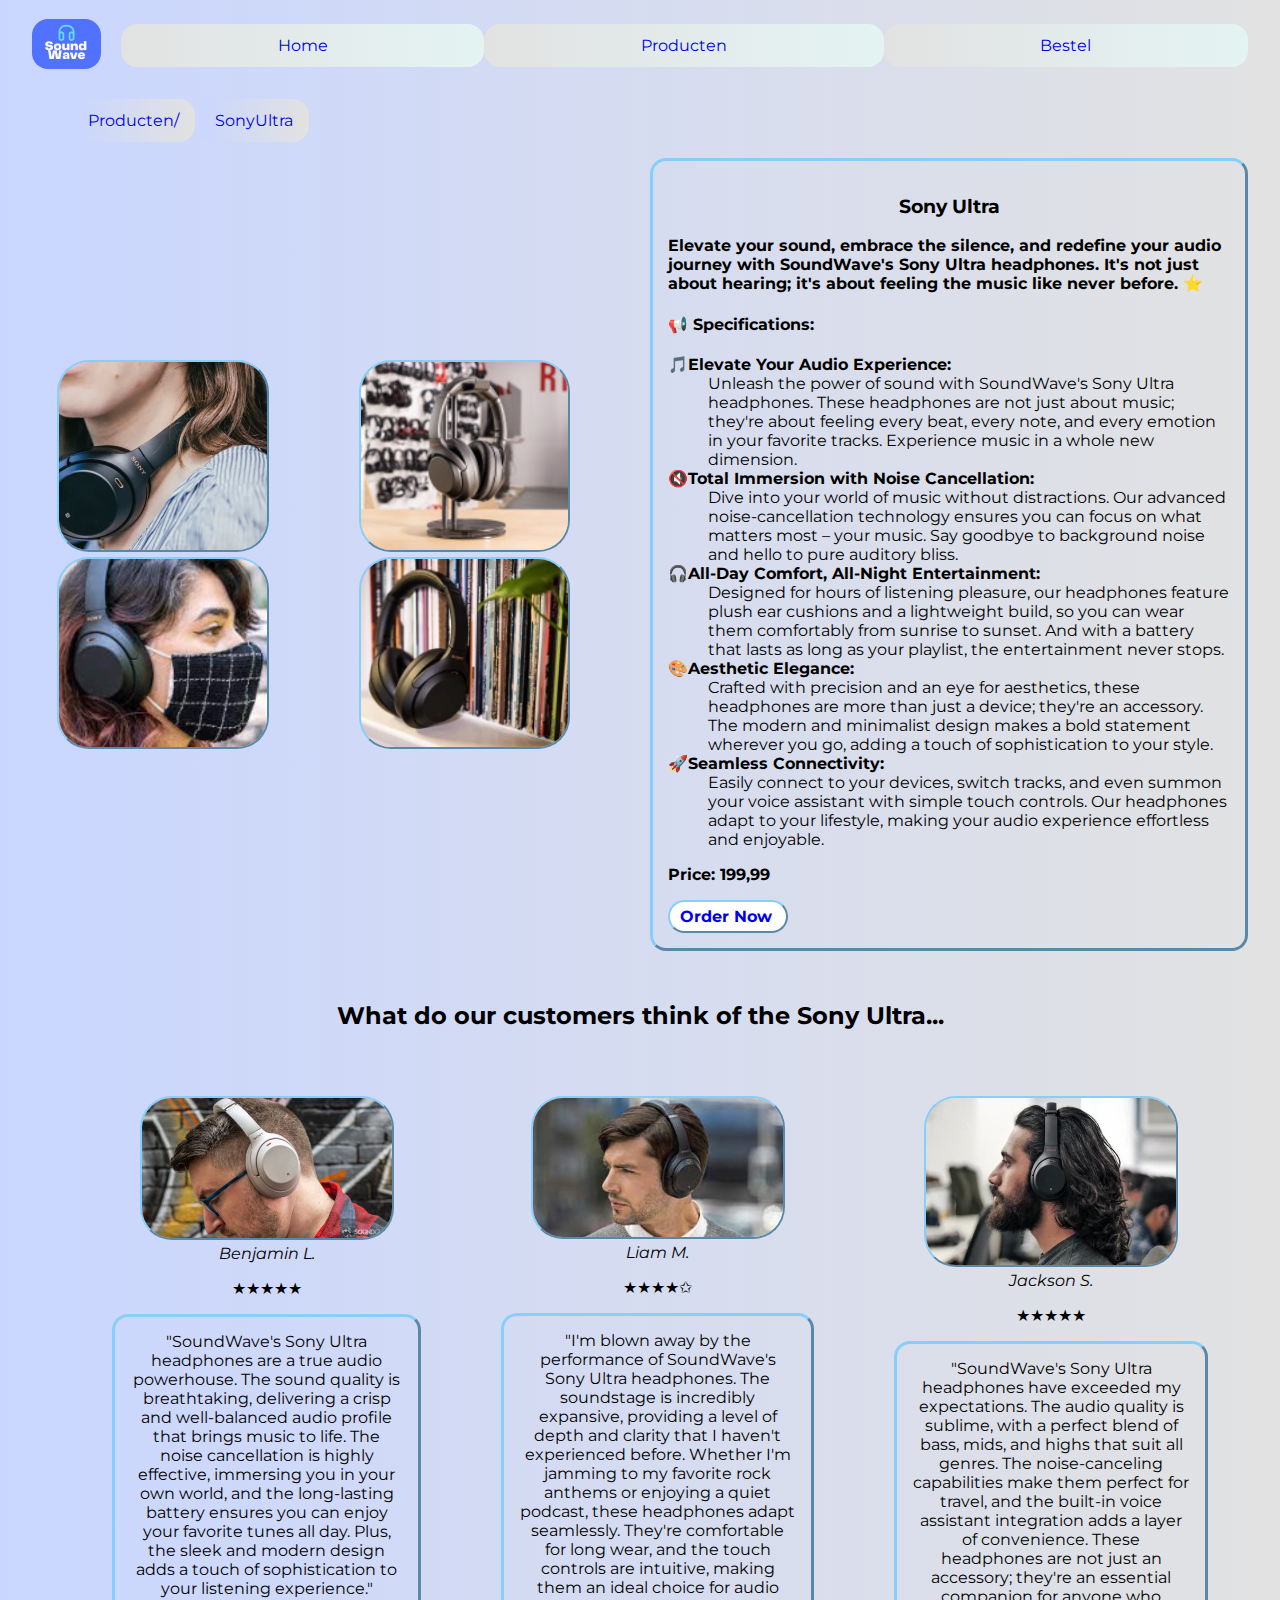
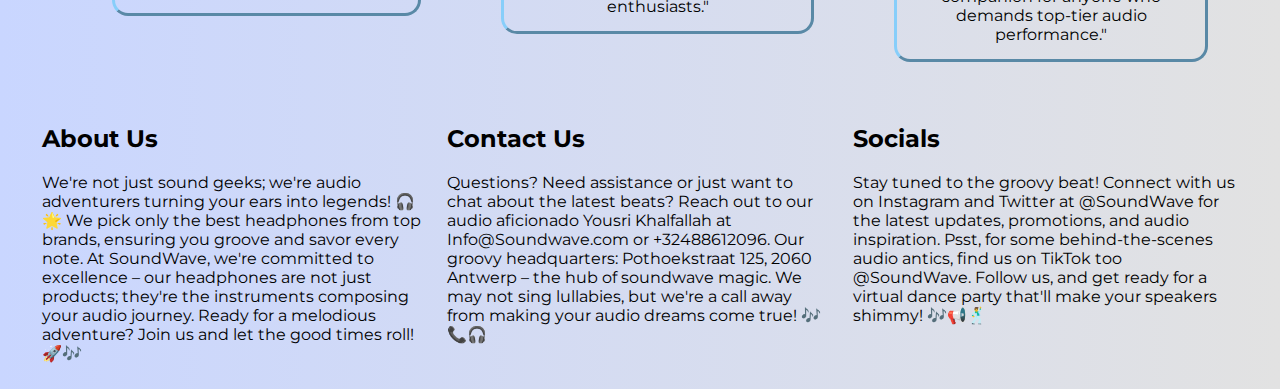
<file: html/sonyUltra.html>
<!DOCTYPE html>
<html lang="en">
<head>
  <meta charset="UTF-8">
  <link rel="stylesheet" href="../css/site.css">
  <link rel="stylesheet" href="../css/productDetail.css">
  <link href="https://fonts.googleapis.com/css2?family=Montserrat:wght@500&display=swap" rel="stylesheet">
  <link rel="icon" type="image/jpg" href="/media/HomepagePicture.jpg">

  <title>SonyUltra</title>
</head>
<body>
<header>
  <h1 class="hiddenTitle">SoundWave</h1>
  <nav id="menu">
    <a href="../index.html"> <img   class="logo" src="/media/Logo.png"  alt="Logo"   ></a>
    <h2 class="hiddenTitle">Menu</h2>
    <ul>
      <li><a href="../index.html" title="This take you home">Home</a></li>
      <li class="submenu">
        <a href="producten.html">Producten</a>
        <ul>
          <li><a href="airpodsMax.html" title="This takes you to best seller! ">Best-Seller!</a></li>
          <li><a href="beatsPro.html" title="This takes you to Top rated!">Top-Rated!</a></li>
        </ul>
      </li>
      <li><a href="bestel.html" title="This take you to Order">Bestel</a></li>
    </ul>
  </nav>
  <section class="breadcrumbs">
    <h2 class="hiddenTitle">breadcrumbs</h2>
    <ol>
      <li><a href="producten.html" title="Producten/">Producten/</a></li>
      <li><a href="#" title="SonyUltra">SonyUltra</a></li>
    </ol>
  </section>
</header>
<main>
<section class="pageBody">
  <h2 class="hiddenTitle">SonyUltra Page</h2>
  <section class="page">
    <h3 class="hiddenTitle">SonyUltra Pictures</h3>
    <img src="../media/SonyUltra-4.jpg" alt="SonyUltraPic1">
  <img src="../media/SonyUltra-1.jpg" alt="SonyUltraPic2">
  <img src="../media/SonyUltra-2.jpg" alt="SonyUltraPic3">
  <img src="../media/SonyUltra-3.jpeg" alt="SonyUltraPic4">
  </section>
  <section class="pageText textBorder paddingAround">
    <h3 class="textAlignCenter">Sony Ultra</h3>
    <p><strong>Elevate your sound, embrace the silence, and redefine your audio journey with SoundWave's Sony Ultra headphones. It's not just about hearing; it's about feeling the music like never before. ⭐</strong></p>
    <section>
    <h4>📢 Specifications:</h4>
    <dl>
      <dt><strong>🎵Elevate Your Audio Experience:</strong></dt>
      <dd>Unleash the power of sound with SoundWave's Sony Ultra headphones. These headphones are not just about music; they're about feeling every beat, every note, and every emotion in your favorite tracks. Experience music in a whole new dimension.</dd>
      <dt><strong>🔇Total Immersion with Noise Cancellation:</strong></dt>
      <dd>Dive into your world of music without distractions. Our advanced noise-cancellation technology ensures you can focus on what matters most – your music. Say goodbye to background noise and hello to pure auditory bliss.</dd>
      <dt><strong>🎧All-Day Comfort, All-Night Entertainment:</strong></dt>
      <dd>Designed for hours of listening pleasure, our headphones feature plush ear cushions and a lightweight build, so you can wear them comfortably from sunrise to sunset. And with a battery that lasts as long as your playlist, the entertainment never stops.</dd>
      <dt><strong>🎨Aesthetic Elegance: </strong></dt>
      <dd>Crafted with precision and an eye for aesthetics, these headphones are more than just a device; they're an accessory. The modern and minimalist design makes a bold statement wherever you go, adding a touch of sophistication to your style.</dd>
      <dt><strong>🚀Seamless Connectivity:</strong></dt>
      <dd>Easily connect to your devices, switch tracks, and even summon your voice assistant with simple touch controls. Our headphones adapt to your lifestyle, making your audio experience effortless and enjoyable.</dd>
    </dl>
    <p><strong>Price: 199,99</strong></p>
      <div>
        <a href="bestel.html?product=sonyultra">Order Now</a>
      </div>
    </section>
  </section>
</section>
  <aside>
    <h2 class="textAlignCenter margeBottom">What do our customers think of the Sony Ultra...</h2>
    <ul class="reviewBody">
      <li>
        <blockquote class="textAlignCenter">
          <img class="imgBorder" src="/media/Benjamin-L.jpg" alt="Benjamin L.">
          <footer>
            <cite>Benjamin L.</cite>
          </footer>
          <p>★★★★★</p>
          <p class="textBorder paddingAround">"SoundWave's Sony Ultra headphones are a true audio powerhouse. The sound quality is breathtaking, delivering a crisp and well-balanced audio profile that brings music to life. The noise cancellation is highly effective, immersing you in your own world, and the long-lasting battery ensures you can enjoy your favorite tunes all day. Plus, the sleek and modern design adds a touch of sophistication to your listening experience."</p>
        </blockquote>
      </li>
      <li>
        <blockquote class="textAlignCenter">
          <img class="imgBorder" src="/media/Liam-M.jpg" alt="Liam M.">
          <footer><cite>Liam M.</cite></footer>
          <p >★★★★✩</p>
          <p class="textBorder paddingAround">"I'm blown away by the performance of SoundWave's Sony Ultra headphones. The soundstage is incredibly expansive, providing a level of depth and clarity that I haven't experienced before. Whether I'm jamming to my favorite rock anthems or enjoying a quiet podcast, these headphones adapt seamlessly. They're comfortable for long wear, and the touch controls are intuitive, making them an ideal choice for audio enthusiasts."</p>

        </blockquote>
      </li>
      <li>
        <blockquote class="textAlignCenter">
          <img class="imgBorder" src="/media/Jackson-S.jpeg" alt="Jackson S.">
          <footer><cite>Jackson S.</cite></footer>
          <p>★★★★★</p>
          <p class="textBorder paddingAround">"SoundWave's Sony Ultra headphones have exceeded my expectations. The audio quality is sublime, with a perfect blend of bass, mids, and highs that suit all genres. The noise-canceling capabilities make them perfect for travel, and the built-in voice assistant integration adds a layer of convenience. These headphones are not just an accessory; they're an essential companion for anyone who demands top-tier audio performance."</p>
        </blockquote>
      </li>
    </ul>
    </aside>



</main>

<footer>
  <section class="footer-item">
    <h2>About Us</h2>
    <p>
      We're not just sound geeks; we're audio adventurers turning your ears into legends! 🎧🌟
      We pick only the best headphones from top brands, ensuring you groove and savor every note. At SoundWave,
      we're committed to excellence – our headphones are not just products; they're the instruments composing your audio journey.
      Ready for a melodious adventure? Join us and let the good times roll! 🚀🎶
    </p>
  </section>
  <section class="footer-item">
    <h2>Contact Us</h2>
    <p>
      Questions? Need assistance or just want to chat about the latest beats? Reach out to our audio aficionado Yousri Khalfallah at Info@Soundwave.com or +32488612096.
      Our groovy headquarters: Pothoekstraat 125, 2060 Antwerp – the hub of soundwave magic.
      We may not sing lullabies, but we're a call away from making your audio dreams come true! 🎶📞🎧
    </p>
  </section>
  <section class="footer-item">
    <h2>Socials</h2>
    <p>
      Stay tuned to the groovy beat! Connect with us on Instagram and Twitter at @SoundWave for the latest updates, promotions, and audio inspiration. Psst, for some behind-the-scenes audio antics, find us on TikTok too @SoundWave. Follow us, and get ready for a virtual dance party that'll make your speakers shimmy! 🎶📢🕺
    </p>
  </section>


</footer>
</body>
</html>
</file>
<file: css/site.css>
/* KleurenPallet*/
:root {
    /* CSS HEX */
    --lavender-web: #e5e1eeff;
    --powder-blue: #90bedeff;
    --black: #000500ff;
    --light-cyan: #e2fdffff;
    --alice-blue: #e8f1f2ff;
    --baby-blue: #E4F4F3;
}
html{
    scroll-behavior: smooth;
}

/*  titels verbergen */
.hiddenTitle {
    position: absolute;
    width: 1px;
    height: 1px;
    overflow: hidden;
    left: -10000px;
}

body {
    background: #c9d6ff linear-gradient(to left, #e2e2e2, #c9d6ff);
    width: 95%;
    margin: auto;
    padding-top: 0.5em;
    font-size: 16px;
    font-family: "Montserrat", "sans-serif";
}
body a {
    text-decoration: none;
}

#menu ul {
    /* flexbox */
    display: flex;
    flex-direction: row;
    padding-left: 20px;
    list-style: none;
    justify-content: center;
    flex-grow: 1;
}

nav li a:hover {
    color: #0008ff;
}

#menu ul ul {
    flex-direction: column;
}

#menu .submenu ul {
    display: none;
    position: absolute;
    left: 0;
    top: 100%;
    width: 100%;
    margin-left: -20px;
}

#menu .submenu:hover ul {
    display: flex;
}

#menu li {
    background: #E4F4F3 linear-gradient(to right, #e2e2e2, #E4F4F3);
    color: var(--black);
    box-sizing: border-box;
    border-radius: 1rem;
    padding: 0.75rem 1rem;
    text-align: center;
    flex-grow: 1;
    position: relative;


}

.breadcrumbs {
    display: flex;
    flex-direction: row;
    padding-left: 0;
    justify-content: left;
    flex-grow: 1;
}

.breadcrumbs li {
    display: inline-block;
    background: #c9d6ff linear-gradient(to left, #e2e2e2, #c9d6ff);
    color: var(--black);
    box-sizing: border-box;
    border-radius: 1rem;
    padding: 0.75rem 1rem;
    text-align: center;
    list-style: none;
    transition: background-color 0.3s ease;
}

section ol li a:hover {
    color: #0008FF;
}

nav {
    display: flex;
    align-items: center;
    width: 100%;
}

.logo {
    border-radius: 1rem;

}

footer {
    display: flex;
    justify-content: space-around;
}

.footer-item {
    text-align: left;
    flex: 1;
    padding: 10px;
}

.reviewBody {
    display: flex;
    justify-content: space-between;
    align-items: flex-start;

}

.review img {
    width: auto;
    height: auto;
    object-fit: cover;
}

.imgBorder {
    border: 2px outset lightskyblue;
    border-radius: 2rem;
}

.reviewBody li {
    list-style: none;
    padding: 0;
}

.page {
    display: grid;
    grid-template-columns: repeat(2, 1fr);
    gap: 5px;
    box-sizing: border-box;

}


.pageBody {
    display: grid;
    grid-template-columns: 1fr 1fr;
    gap: 20px;
    align-items: center;
}

.textAlignCenter {
    text-align: center;
}

.displayFlex {
    display: flex;
}

.margeBottom {
    margin-bottom: 50px;
}

.margeTop {
    margin-top: 20px;
}

form label {
    margin-bottom: 20px;
    margin-top: 20px;
}

.hidden {
    display: none;
}

.textBorder {
    border: 3px outset lightskyblue;
    border-radius: 1rem;

}
.paddingAround{
    padding: 15px;
}
</file>
<file: css/index.css>
.page img {
    width: 100%;
    margin-left: 200px;
    margin-bottom: 50px;
    margin-top: 50px;

}


article img {
    width: 70%;
    margin-left: 100px;
    margin-bottom: 30px;
    margin-top: 50px;

}
article h2 {
    text-align: right;
}
article {
    margin-left: 50px;
}
</file>
<file: css/Site.css>
/* KleurenPallet*/
:root {
    /* CSS HEX */
    --lavender-web: #e5e1eeff;
    --powder-blue: #90bedeff;
    --black: #000500ff;
    --light-cyan: #e2fdffff;
    --alice-blue: #e8f1f2ff;
    --baby-blue: #E4F4F3;
}

/*  titels verbergen */
.hiddenTitle{
    position: absolute;
    width: 1px;
    height: 1px;
    overflow: hidden;
    left: -10000px;
}
body {
    background-color: var(--baby-blue);
    width: 95%;
    margin: auto;
    padding-top: 0.5em;
    font-size: 16px;
    font-family: "Montserrat" ,"sans-serif";

}

#menu ul {
    /* flexbox */
    display: flex;
    flex-direction: row;
    padding-left: 0;
    list-style: none;
    justify-content: center;
    flex-grow: 1;
}

nav li a:hover{
    color: red;
}
#menu ul ul{
    flex-direction: column;
}
#menu .submenu ul {
    display: none;
    position: absolute;
    left: 0;
    top: 100%;
    width: 100%;
}
#menu .submenu:hover ul{
    display: flex;
}
#menu li {
    background-color: var(--powder-blue);
    color: var(--black);
    box-sizing: border-box;
    padding: 0.75rem 1rem;
    text-align: center;
    flex-grow: 1;
    position: relative;

}
.breadcrumbs  {
    display: flex;
    flex-direction: row;
    padding-left: 0;
    justify-content: left;
    flex-grow: 1;
}
.breadcrumbs li{
    display: inline-block;
    background-color: var(--powder-blue);
    color: var(--black);
    box-sizing: border-box;
    padding: 0.75rem 1rem;
    text-align: center;
    flex-grow: 1;
    margin-right: -5px;
    list-style: none;
    transition: background-color 0.3s ease;
}
section ol li a:hover{
    color: red;
}
nav {
    display: flex;
    align-items: center;
    width: 100%;
}
#logo {
    width: 120px;
    height: 120px;
    border-radius: 50%;

}
footer {
    display: flex;
    justify-content: space-around;
}
.footer-item {
    text-align: left;
    flex: 1;
    padding: 10px;
}
.reviewBody{
    display: flex;
    justify-content: space-between;
    align-items: flex-start;
}
.review img{
    width: auto;
    height: auto;
    object-fit: cover;
}
.reviewBody li {
    list-style: none;
    padding: 0;
}

.page{
    display: grid;
    grid-template-columns: repeat(2, 1fr);
    gap: 5px;
    box-sizing: border-box;

}
.pageText {
     margin: 0;
 }
.pageBody {
    display: grid;
    grid-template-columns: 1fr 1fr;
    gap: 20px;
    align-items: center;
}
.textAlignCenter{
    text-align: center;
}
.displayFlex{
    display: flex;
}
.margeBottom{
    margin-bottom: 50px;
}
.margeTop{
    margin-top: 20px;
}

form label {
    margin-bottom: 20px;
    margin-top: 20px;
}
</file>
<file: css/ProductDetail.css>
.page img {
    width: 70%;
    height: 188px;
    object-fit: cover;
}

aside h2 {
    margin-top: 50px;
}
 button{
    width: 8rem;
    background-color: white;
    padding: 5px 10px;
    cursor: pointer;
     font-weight: bold;
}
</file>
<file: css/productDetail.css>
.page img {
    width: 70%;
    height: 188px;
    object-fit: cover;
    border: 2px outset lightskyblue;
    border-radius: 2rem;
    transition: transform 0.3s ease-in-out;
    margin-left: 25px;
}

aside h2 {
    margin-top: 50px;
}

section div {
    border: 2px outset lightskyblue;
    border-radius: 2rem;
    width: 6rem;
    background-color: white;
    padding: 5px 10px;
    cursor: pointer;
    font-weight: bold;
}

.page img:hover {
    transform: scale(1.4);
}

.ancer{
    margin-left: 350px;
}
div a:hover{
    color: #0008FF;
}
</file>
<file: css/bestel.css>
form {
    display: flex;
    flex-direction: column;
    border-radius: 20px;
    padding: 50px;
    box-shadow: 0 0 10px;
    max-width: 55rem;
    margin: 100px auto auto;
}

label {
    display: block;
    margin-bottom: 5px;
}
input {
    width: 100%;
    padding: 7px;
    border-radius: 6px;
    border: 2px outset lightskyblue;
}
* {
    box-sizing: border-box;
    font-family: Montserrat, sans-serif;
}
form button{
    width: 30rem;
    background-color: #98fb98;
    border-radius: 1rem;
    padding: 15px 32px;
    cursor: pointer;
}
.isValid{
    border-color: lightgreen;

}
.isInvalid{
    border-color: red;
}

.error{
    color: red;
    display: block;
}
</file>
<file: css/bevestiging.css>
.bevestiging {
    display: flex;
    flex-direction: column;
    border-radius: 20px;
    border-color: white;
    padding: 50px;
    box-shadow: 0 0 10px;
    max-width: 55rem;
    margin: 100px auto auto;
    box-sizing: border-box;
    font-family: Montserrat, sans-serif;
}
.bevestiging p {
    width: 100%;
    padding: 7px;
    border-radius: 6px;
    border: 2px outset lightskyblue;
    background-color: white;
}
</file>
<file: css/Product.css>
.ProductenGalerij {
    list-style: none;
    padding-left: 0;
    flex-direction: row;
    flex-wrap: wrap;
    justify-content: center;
    gap: 1rem;
    align-items: baseline;
    align-content: center;
}

.ProductenGalerij section{
    max-width: 20rem;
    min-width: 200px;
    border: 1px solid var(--powder-blue);
    border-radius: 1rem;
    overflow: hidden;
}
.ProductenGalerij img{
    display: block;
    width: 100%;
    height: 15rem;
    border-bottom: 1px solid var(--powder-blue);
}
.ProductenGalerij h3{
    padding: 0 0.7rem;
}

form select option  {
    font-family: Montserrat, sans-serif;
}
</file>
<file: css/product.css>
.ProductenGalerij {
    list-style: none;
    padding-left: 0;
    flex-direction: row;
    flex-wrap: wrap;
    justify-content: center;
    gap: 1rem;
    align-items: baseline;
    align-content: center;
}

.ProductenGalerij section{
    max-width: 20rem;
    min-width: 200px;
    border: 1px solid var(--powder-blue);
    border-radius: 1rem;
    overflow: hidden;
}
.ProductenGalerij img{
    display: block;
    width: 100%;
    height: 15rem;
    border-bottom: 1px solid var(--powder-blue);
}
.ProductenGalerij h3{
    padding: 0 0.7rem;
}

form select option  {
    font-family: Montserrat, sans-serif;
}
.ProductenGalerij a:hover{
    color: #0008FF;
}
</file>
